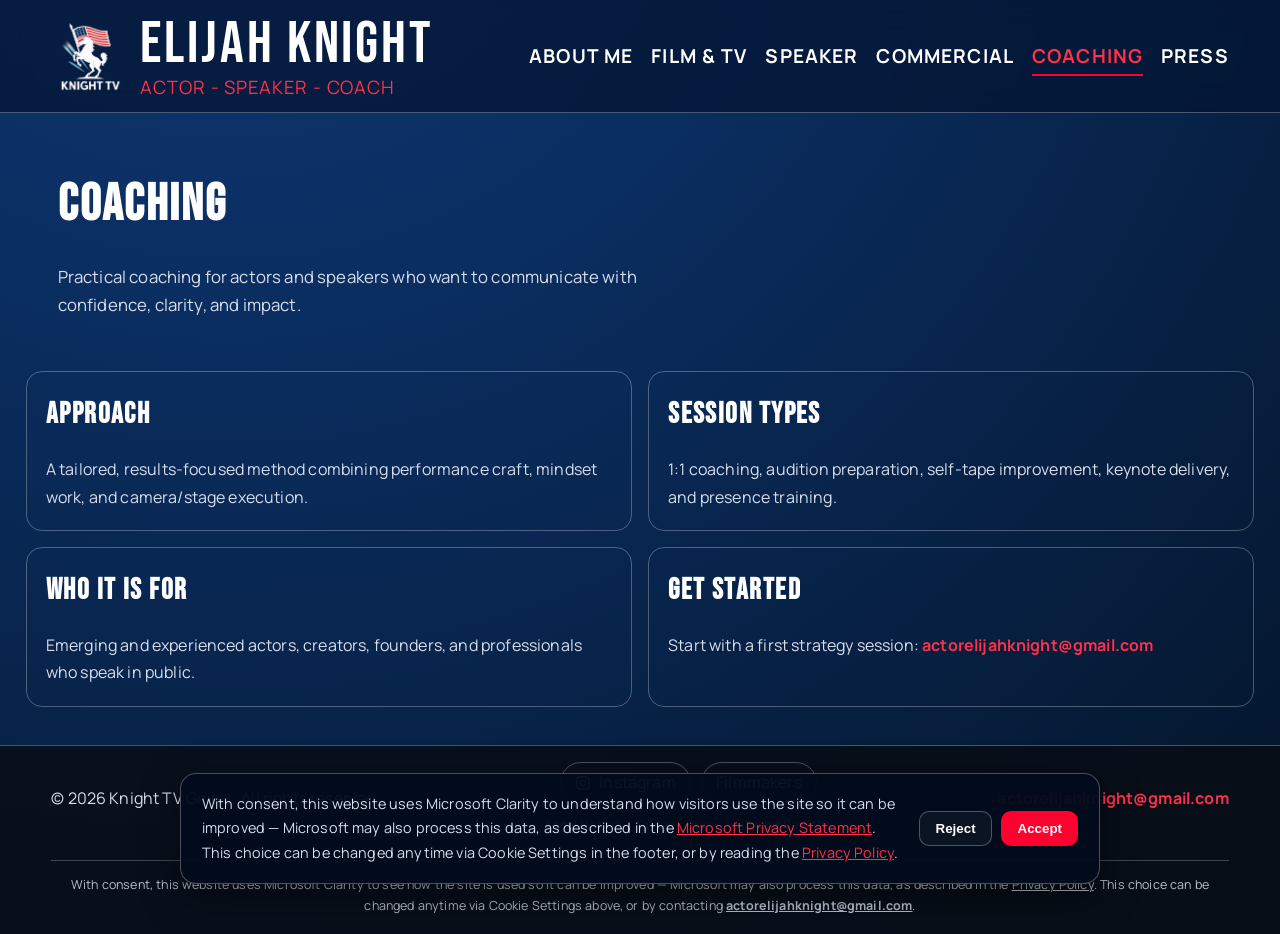
<file: coaching.html>
<!doctype html>
<html lang="en">
  <head>
    <meta charset="UTF-8" />
    <meta name="viewport" content="width=device-width, initial-scale=1.0" />
    <title>Coaching | Elijah Knight</title>
    <meta name="description" content="Acting and performance coaching with Elijah Knight." />
    <link rel="icon" type="image/png" href="assets/FavIcon.png" />
    <link rel="stylesheet" href="styles.css" />
  </head>
  <body class="mobile-center-title">
    <header class="site-header">
      <div class="header-inner">
        <a class="brand" href="index.html">
          <img class="brand-logo" src="assets/KnightTVwhiteTransparent.png" alt="Elijah Knight logo" />
          <span class="brand-text">
            <span class="brand-title">Elijah Knight</span>
            <span class="brand-subtitle">Actor - Speaker - Coach</span>
          </span>
        </a>
        <button class="menu-toggle" type="button" aria-label="Toggle menu" aria-expanded="false" data-menu-toggle>
          <span></span><span></span><span></span>
        </button>
        <nav class="main-nav" aria-label="Main navigation" data-main-nav>
          <ul class="nav-list">
            <li><a class="nav-link" href="about.html">About Me</a></li>
            <li class="nav-item has-submenu">
              <a class="nav-link" href="reels.html">Film &amp; TV</a>
              <ul class="subnav">
                <li><a class="nav-link subnav-link" href="reels.html">Reels</a></li>
                <li><a class="nav-link subnav-link" href="films-tv-shows.html">Films &amp; TV Shows</a></li>
                <li><a class="nav-link subnav-link" href="in-production.html">In Production</a></li>
              </ul>
            </li>
            <li><a class="nav-link" href="speaker.html">Speaker</a></li>
            <li><a class="nav-link" href="commercial.html">Commercial</a></li>
            <li><a class="nav-link" href="coaching.html">Coaching</a></li>
            <li><a class="nav-link" href="press.html">Press</a></li>
          </ul>
        </nav>
      </div>
    </header>

    <main>
      <section class="page-hero plain-hero">
        <h1>Coaching</h1>
        <p>
          Practical coaching for actors and speakers who want to communicate with confidence, clarity, and impact.
        </p>
      </section>

      <section class="sections-grid" aria-label="Coaching details">
        <article class="section-card">
          <h2>Approach</h2>
          <p>
            A tailored, results-focused method combining performance craft, mindset work, and camera/stage execution.
          </p>
        </article>
        <article class="section-card">
          <h2>Session Types</h2>
          <p>1:1 coaching, audition preparation, self-tape improvement, keynote delivery, and presence training.</p>
        </article>
        <article class="section-card">
          <h2>Who It Is For</h2>
          <p>Emerging and experienced actors, creators, founders, and professionals who speak in public.</p>
        </article>
        <article class="section-card">
          <h2>Get Started</h2>
          <p>
            Start with a first strategy session: <a class="footer-email" href="mailto:actorelijahknight@gmail.com">actorelijahknight@gmail.com</a>
          </p>
        </article>
      </section>
    </main>

    <footer class="site-footer">
      <div class="footer-inner">
        <p>© <span id="year">2026</span> Knight TV GmbH.<span class="footer-rights-block">All rights reserved.</span></p>
        <div class="footer-center">
          <div class="footer-links">
            <a class="social-link" href="https://www.instagram.com/p/DXJRO6wuVqD/" target="_blank" rel="noopener noreferrer">
              <svg viewBox="0 0 24 24" aria-hidden="true"><path d="M7.75 2h8.5A5.76 5.76 0 0 1 22 7.75v8.5A5.76 5.76 0 0 1 16.25 22h-8.5A5.76 5.76 0 0 1 2 16.25v-8.5A5.76 5.76 0 0 1 7.75 2Zm0 1.8A3.96 3.96 0 0 0 3.8 7.75v8.5a3.96 3.96 0 0 0 3.95 3.95h8.5a3.96 3.96 0 0 0 3.95-3.95v-8.5a3.96 3.96 0 0 0-3.95-3.95h-8.5Zm8.96 1.42a1.08 1.08 0 1 1 0 2.16 1.08 1.08 0 0 1 0-2.16ZM12 7a5 5 0 1 1 0 10 5 5 0 0 1 0-10Zm0 1.8a3.2 3.2 0 1 0 0 6.4 3.2 3.2 0 0 0 0-6.4Z"/></svg>
              Instagram
            </a>
            <a class="social-link" href="https://www.filmmakers.eu/en/actors/elijah-knight" target="_blank" rel="noopener noreferrer">Filmmakers</a>
          </div>
          <div class="footer-legal">
            <a href="legal-notice.html">Legal Notice</a>
            <span aria-hidden="true">·</span>
            <a href="privacy-policy.html">Privacy Policy</a>
            <span aria-hidden="true">·</span>
            <button type="button" class="footer-legal-btn" data-cookie-settings>Cookie Settings</button>
          </div>
        </div>
        <a class="footer-email" href="mailto:actorelijahknight@gmail.com">actorelijahknight@gmail.com</a>
      </div>
      <p class="footer-cookie-note">
        With consent, this website uses Microsoft Clarity to see how the site is used so it can be improved —
        Microsoft may also process this data, as described in the
        <a href="privacy-policy.html">Privacy Policy</a>. This choice can be changed anytime via Cookie Settings
        above, or by contacting
        <a class="footer-email" href="mailto:actorelijahknight@gmail.com">actorelijahknight@gmail.com</a>.
      </p>
    </footer>

    <div class="cookie-banner" id="cookie-banner" role="dialog" aria-live="polite" aria-label="Cookie consent" hidden>
      <div class="cookie-banner-inner">
        <p class="cookie-banner-text">
          With consent, this website uses Microsoft Clarity to understand how visitors use the site so it can be
          improved — Microsoft may also process this data, as described in the
          <a href="https://privacy.microsoft.com/en-us/privacystatement" target="_blank" rel="noopener noreferrer">Microsoft Privacy Statement</a>.
          This choice can be changed anytime via Cookie Settings in the footer, or by reading the
          <a href="privacy-policy.html">Privacy Policy</a>.
        </p>
        <div class="cookie-banner-actions">
          <button type="button" class="btn" data-cookie-reject>Reject</button>
          <button type="button" class="btn btn-primary" data-cookie-accept>Accept</button>
        </div>
      </div>
    </div>

    <script src="script.js"></script>
    <script>
      var yearNode = document.getElementById("year");
      if (yearNode) yearNode.textContent = String(new Date().getFullYear());
    </script>
  </body>
</html>
</file>
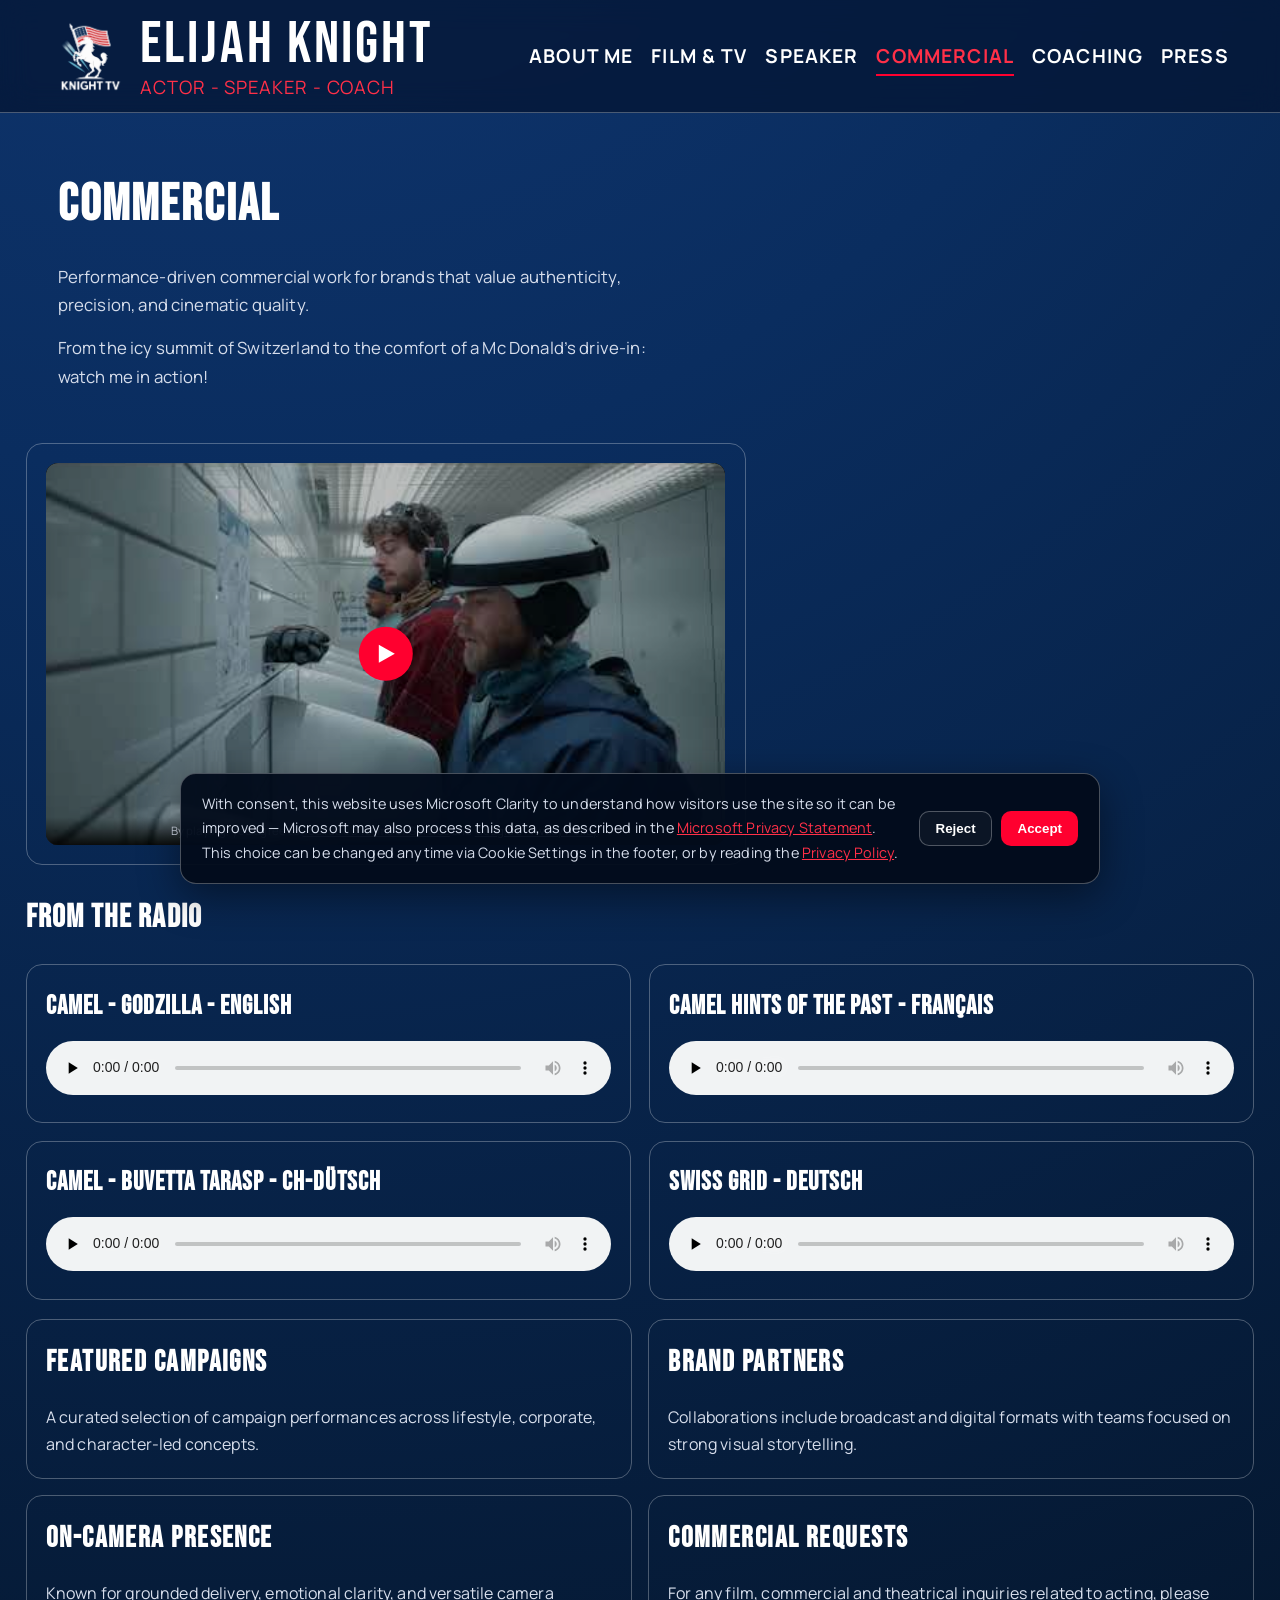
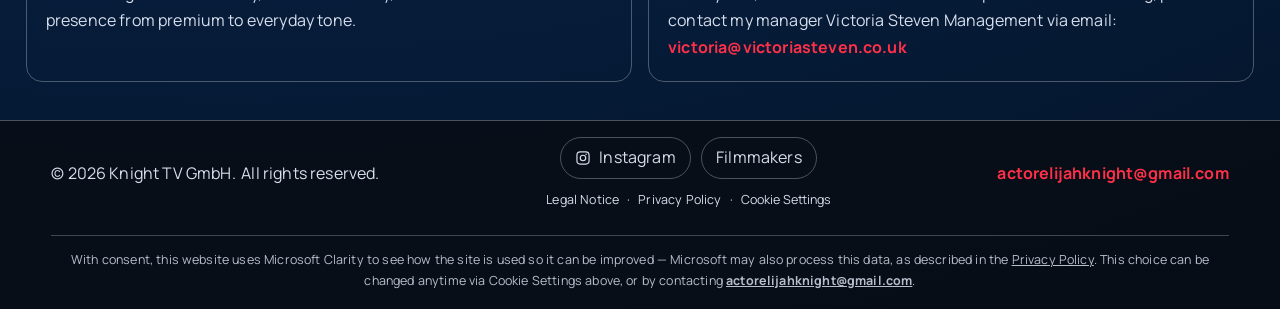
<file: commercial.html>
<!doctype html>
<html lang="en">
  <head>
    <meta charset="UTF-8" />
    <meta name="viewport" content="width=device-width, initial-scale=1.0" />
    <title>Commercial | Elijah Knight</title>
    <meta name="description" content="Commercial work and brand collaborations." />
    <link rel="icon" type="image/png" href="assets/FavIcon.png" />
    <link rel="stylesheet" href="styles.css" />
  </head>
  <body class="mobile-center-title">
    <header class="site-header">
      <div class="header-inner">
        <a class="brand" href="index.html">
          <img class="brand-logo" src="assets/KnightTVwhiteTransparent.png" alt="Elijah Knight logo" />
          <span class="brand-text">
            <span class="brand-title">Elijah Knight</span>
            <span class="brand-subtitle">Actor - Speaker - Coach</span>
          </span>
        </a>
        <button class="menu-toggle" type="button" aria-label="Toggle menu" aria-expanded="false" data-menu-toggle>
          <span></span><span></span><span></span>
        </button>
        <nav class="main-nav" aria-label="Main navigation" data-main-nav>
          <ul class="nav-list">
            <li><a class="nav-link" href="about.html">About Me</a></li>
            <li class="nav-item has-submenu">
              <a class="nav-link" href="reels.html">Film &amp; TV</a>
              <ul class="subnav">
                <li><a class="nav-link subnav-link" href="reels.html">Reels</a></li>
                <li><a class="nav-link subnav-link" href="films-tv-shows.html">Films &amp; TV Shows</a></li>
                <li><a class="nav-link subnav-link" href="in-production.html">In Production</a></li>
              </ul>
            </li>
            <li><a class="nav-link" href="speaker.html">Speaker</a></li>
            <li><a class="nav-link" href="commercial.html">Commercial</a></li>
            <li><a class="nav-link" href="coaching.html">Coaching</a></li>
            <li><a class="nav-link" href="press.html">Press</a></li>
          </ul>
        </nav>
      </div>
    </header>

    <main>
      <section class="page-hero plain-hero">
        <h1>Commercial</h1>
        <p>
          Performance-driven commercial work for brands that value authenticity, precision, and cinematic quality.
        </p>
        <p>
          From the icy summit of Switzerland to the comfort of a Mc Donald&rsquo;s drive-in:<br />
          watch me in action!
        </p>
      </section>

      <section class="video-single" aria-label="Commercial video">
        <article class="video-card">
          <div class="video-card-frame">
            <button
              class="video-facade"
              type="button"
              data-video-facade
              data-video-src="https://www.youtube-nocookie.com/embed/yrjtbsM8TzM?autoplay=1&mute=1&loop=1&playlist=yrjtbsM8TzM&controls=1&modestbranding=1&rel=0&playsinline=1"
              data-video-title="Commercial reel"
              aria-label="Play video: Commercial reel"
            >
              <img src="assets/video-thumbs/yrjtbsM8TzM.jpg" alt="" loading="lazy" />
              <span class="video-facade-play" aria-hidden="true"></span>
            </button>
            <div class="video-facade-consent">
              By playing, you agree to
              <a href="https://www.youtube.com/t/terms" target="_blank" rel="noopener noreferrer">YouTube's Terms of Service</a>
              and
              <a href="https://policies.google.com/privacy" target="_blank" rel="noopener noreferrer">Google's Privacy Policy</a>.
            </div>
          </div>
        </article>
      </section>

      <h2 class="section-heading">From the Radio</h2>
      <section class="audio-grid" aria-label="Commercial voice-over work">
        <article class="audio-card">
          <h2>Camel - Godzilla - English</h2>
          <audio controls preload="none">
            <source src="assets/audio content/CH-DE Camel-Attisholz Areal.mp3" type="audio/mpeg" />
          </audio>
        </article>

        <article class="audio-card">
          <h2>Camel Hints of the Past - Français</h2>
          <audio controls preload="none">
            <source src="assets/audio content/FR Camel - La Claustra.mp3" type="audio/mpeg" />
          </audio>
        </article>

        <article class="audio-card">
          <h2>Camel - Buvetta Tarasp - CH-Dütsch</h2>
          <audio controls preload="none">
            <source src="assets/audio content/CH-DE Camel-Buvetta Tarasp.mp3" type="audio/mpeg" />
          </audio>
        </article>

        <article class="audio-card">
          <h2>Swiss Grid - Deutsch</h2>
          <audio controls preload="none">
            <source src="assets/audio content/DE Swissgrid Voice-Over.mp3" type="audio/mpeg" />
          </audio>
        </article>
      </section>

      <section class="sections-grid" aria-label="Commercial details">
        <article class="section-card">
          <h2>Featured Campaigns</h2>
          <p>
            A curated selection of campaign performances across lifestyle, corporate, and character-led concepts.
          </p>
        </article>
        <article class="section-card">
          <h2>Brand Partners</h2>
          <p>
            Collaborations include broadcast and digital formats with teams focused on strong visual storytelling.
          </p>
        </article>
        <article class="section-card">
          <h2>On-Camera Presence</h2>
          <p>
            Known for grounded delivery, emotional clarity, and versatile camera presence from premium to everyday tone.
          </p>
        </article>
        <article class="section-card">
          <h2>Commercial Requests</h2>
                    <p>
            For any film, commercial and theatrical inquiries related to acting, please contact my manager Victoria Steven Management via email: <a class="footer-email" href="mailto:victoria@victoriasteven.co.uk">victoria@victoriasteven.co.uk</a>
          </p>
        </article>
      </section>
    </main>

    <footer class="site-footer">
      <div class="footer-inner">
        <p>© <span id="year">2026</span> Knight TV GmbH.<span class="footer-rights-block">All rights reserved.</span></p>
        <div class="footer-center">
          <div class="footer-links">
            <a class="social-link" href="https://www.instagram.com/p/DXJRO6wuVqD/" target="_blank" rel="noopener noreferrer">
              <svg viewBox="0 0 24 24" aria-hidden="true"><path d="M7.75 2h8.5A5.76 5.76 0 0 1 22 7.75v8.5A5.76 5.76 0 0 1 16.25 22h-8.5A5.76 5.76 0 0 1 2 16.25v-8.5A5.76 5.76 0 0 1 7.75 2Zm0 1.8A3.96 3.96 0 0 0 3.8 7.75v8.5a3.96 3.96 0 0 0 3.95 3.95h8.5a3.96 3.96 0 0 0 3.95-3.95v-8.5a3.96 3.96 0 0 0-3.95-3.95h-8.5Zm8.96 1.42a1.08 1.08 0 1 1 0 2.16 1.08 1.08 0 0 1 0-2.16ZM12 7a5 5 0 1 1 0 10 5 5 0 0 1 0-10Zm0 1.8a3.2 3.2 0 1 0 0 6.4 3.2 3.2 0 0 0 0-6.4Z"/></svg>
              Instagram
            </a>
            <a class="social-link" href="https://www.filmmakers.eu/en/actors/elijah-knight" target="_blank" rel="noopener noreferrer">Filmmakers</a>
          </div>
          <div class="footer-legal">
            <a href="legal-notice.html">Legal Notice</a>
            <span aria-hidden="true">·</span>
            <a href="privacy-policy.html">Privacy Policy</a>
            <span aria-hidden="true">·</span>
            <button type="button" class="footer-legal-btn" data-cookie-settings>Cookie Settings</button>
          </div>
        </div>
        <a class="footer-email" href="mailto:actorelijahknight@gmail.com">actorelijahknight@gmail.com</a>
      </div>
      <p class="footer-cookie-note">
        With consent, this website uses Microsoft Clarity to see how the site is used so it can be improved —
        Microsoft may also process this data, as described in the
        <a href="privacy-policy.html">Privacy Policy</a>. This choice can be changed anytime via Cookie Settings
        above, or by contacting
        <a class="footer-email" href="mailto:actorelijahknight@gmail.com">actorelijahknight@gmail.com</a>.
      </p>
    </footer>

    <div class="cookie-banner" id="cookie-banner" role="dialog" aria-live="polite" aria-label="Cookie consent" hidden>
      <div class="cookie-banner-inner">
        <p class="cookie-banner-text">
          With consent, this website uses Microsoft Clarity to understand how visitors use the site so it can be
          improved — Microsoft may also process this data, as described in the
          <a href="https://privacy.microsoft.com/en-us/privacystatement" target="_blank" rel="noopener noreferrer">Microsoft Privacy Statement</a>.
          This choice can be changed anytime via Cookie Settings in the footer, or by reading the
          <a href="privacy-policy.html">Privacy Policy</a>.
        </p>
        <div class="cookie-banner-actions">
          <button type="button" class="btn" data-cookie-reject>Reject</button>
          <button type="button" class="btn btn-primary" data-cookie-accept>Accept</button>
        </div>
      </div>
    </div>

    <script src="script.js"></script>
    <script>
      var yearNode = document.getElementById("year");
      if (yearNode) yearNode.textContent = String(new Date().getFullYear());
    </script>
  </body>
</html>
</file>
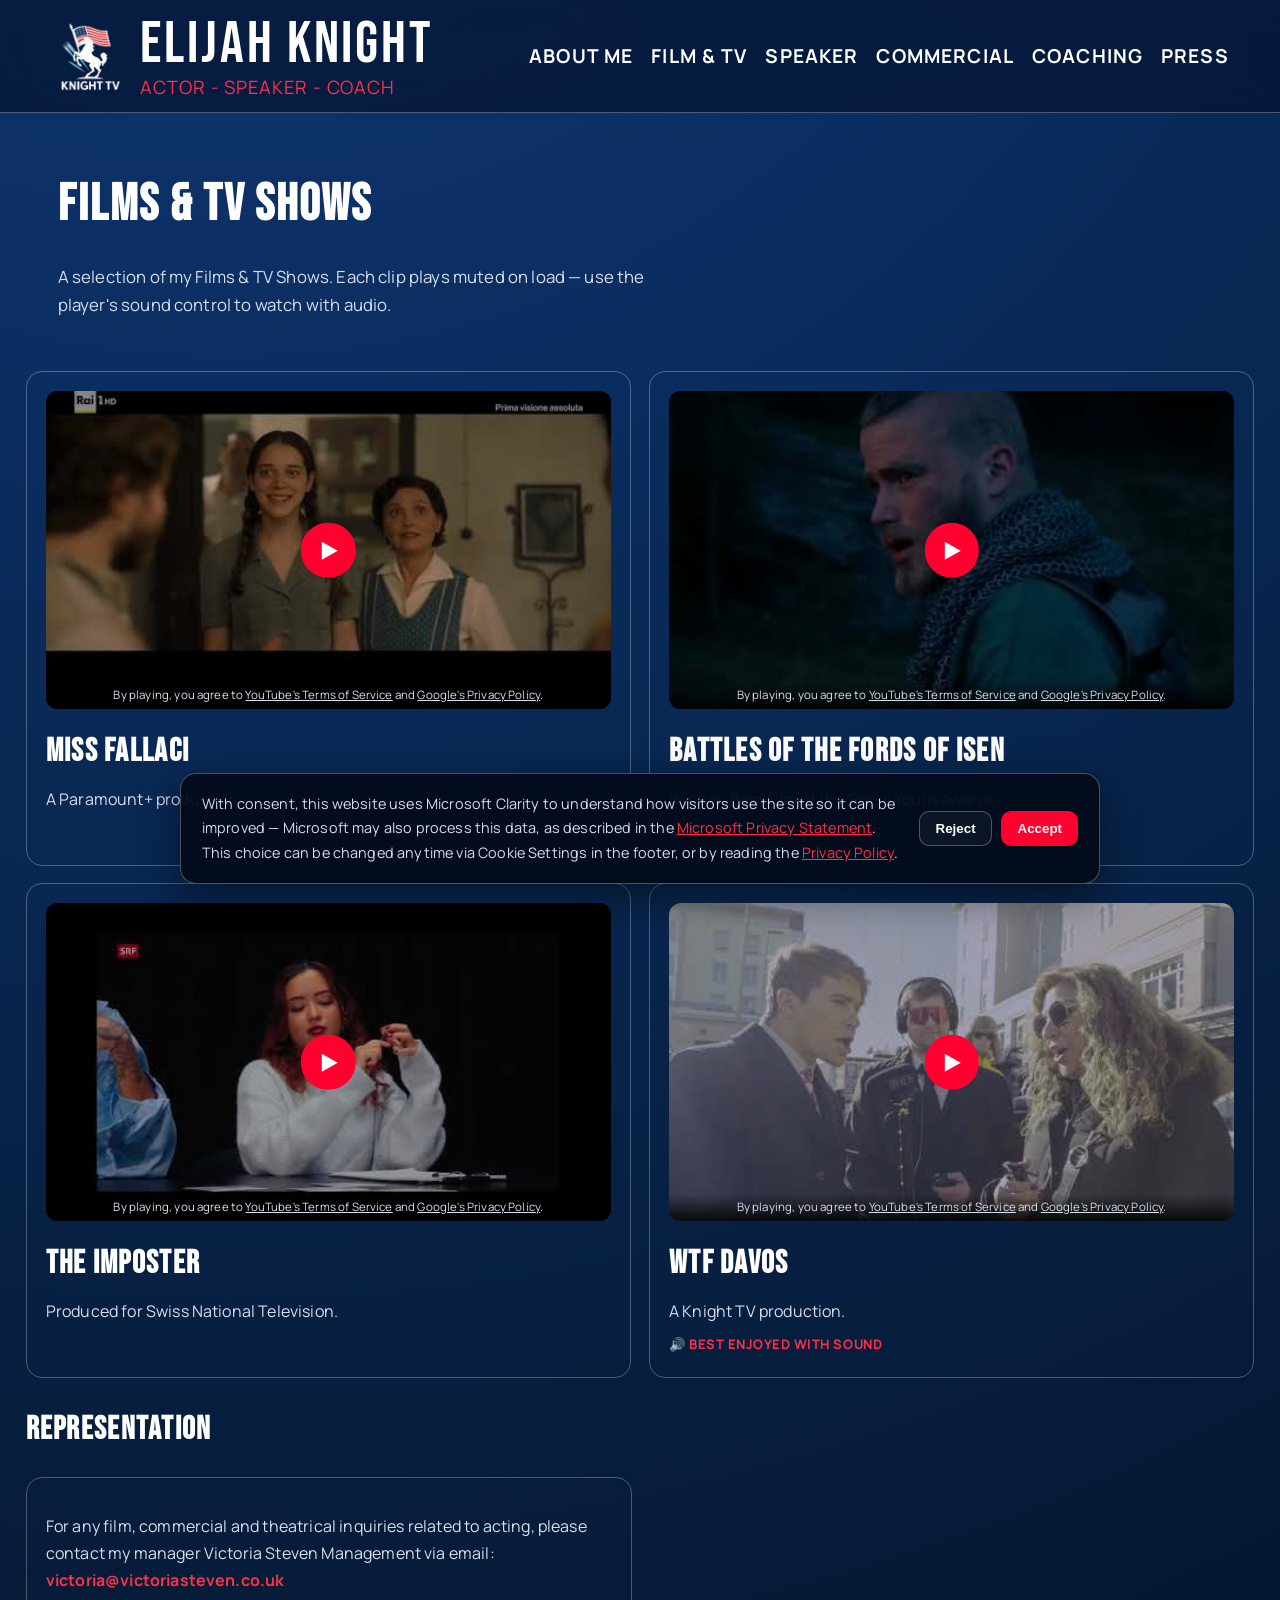
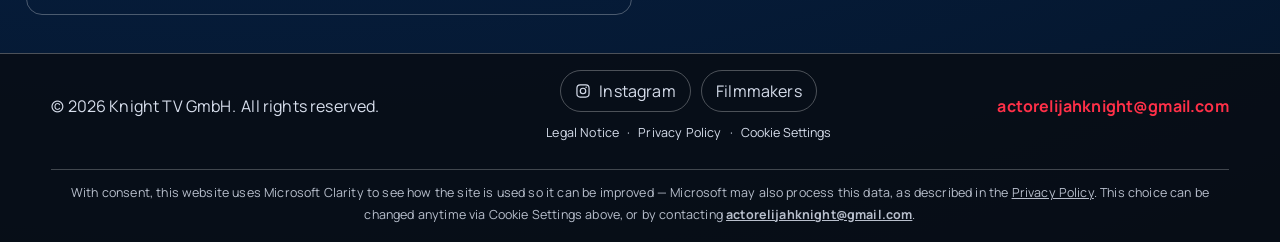
<file: films-tv-shows.html>
<!doctype html>
<html lang="en">
  <head>
    <meta charset="UTF-8" />
    <meta name="viewport" content="width=device-width, initial-scale=1.0" />
    <title>Films &amp; TV Shows | Elijah Knight</title>
    <meta name="description" content="A selection of feature films and TV shows featuring Elijah Knight." />
    <link rel="icon" type="image/png" href="assets/FavIcon.png" />
    <link rel="stylesheet" href="styles.css" />
  </head>
  <body class="mobile-center-title">
    <header class="site-header">
      <div class="header-inner">
        <a class="brand" href="index.html">
          <img class="brand-logo" src="assets/KnightTVwhiteTransparent.png" alt="Elijah Knight logo" />
          <span class="brand-text">
            <span class="brand-title">Elijah Knight</span>
            <span class="brand-subtitle">Actor - Speaker - Coach</span>
          </span>
        </a>
        <button class="menu-toggle" type="button" aria-label="Toggle menu" aria-expanded="false" data-menu-toggle>
          <span></span><span></span><span></span>
        </button>
        <nav class="main-nav" aria-label="Main navigation" data-main-nav>
          <ul class="nav-list">
            <li><a class="nav-link" href="about.html">About Me</a></li>
            <li class="nav-item has-submenu">
              <a class="nav-link" href="reels.html">Film &amp; TV</a>
              <ul class="subnav">
                <li><a class="nav-link subnav-link" href="reels.html">Reels</a></li>
                <li><a class="nav-link subnav-link" href="films-tv-shows.html">Films &amp; TV Shows</a></li>
                <li><a class="nav-link subnav-link" href="in-production.html">In Production</a></li>
              </ul>
            </li>
            <li><a class="nav-link" href="speaker.html">Speaker</a></li>
            <li><a class="nav-link" href="commercial.html">Commercial</a></li>
            <li><a class="nav-link" href="coaching.html">Coaching</a></li>
            <li><a class="nav-link" href="press.html">Press</a></li>
          </ul>
        </nav>
      </div>
    </header>

    <main>
      <section class="page-hero plain-hero">
        <h1>Films &amp; TV Shows</h1>
        <p>
          A selection of my Films &amp; TV Shows. Each clip plays muted on load — use the player's sound control to
          watch with audio.
        </p>
      </section>

      <section class="video-grid" aria-label="Films and TV shows">
        <article class="video-card">
          <div class="video-card-frame">
            <button
              class="video-facade"
              type="button"
              data-video-facade
              data-video-src="https://www.youtube-nocookie.com/embed/zDOHcIF-TZ8?autoplay=1&mute=1&loop=1&playlist=zDOHcIF-TZ8&controls=1&modestbranding=1&rel=0&playsinline=1"
              data-video-title="Miss Fallaci"
              aria-label="Play video: Miss Fallaci"
            >
              <img src="assets/video-thumbs/zDOHcIF-TZ8.jpg" alt="" loading="lazy" />
              <span class="video-facade-play" aria-hidden="true"></span>
            </button>
            <div class="video-facade-consent">
              By playing, you agree to
              <a href="https://www.youtube.com/t/terms" target="_blank" rel="noopener noreferrer">YouTube's Terms of Service</a>
              and
              <a href="https://policies.google.com/privacy" target="_blank" rel="noopener noreferrer">Google's Privacy Policy</a>.
            </div>
          </div>
          <h2>Miss Fallaci</h2>
          <p>A Paramount+ production.</p>
        </article>

        <article class="video-card">
          <div class="video-card-frame">
            <button
              class="video-facade"
              type="button"
              data-video-facade
              data-video-src="https://www.youtube-nocookie.com/embed/-ggAwuTdzdM?autoplay=1&mute=1&loop=1&playlist=-ggAwuTdzdM&controls=1&modestbranding=1&rel=0&playsinline=1"
              data-video-title="Battles of the Fords of Isen"
              aria-label="Play video: Battles of the Fords of Isen"
            >
              <img src="assets/video-thumbs/-ggAwuTdzdM.jpg" alt="" loading="lazy" />
              <span class="video-facade-play" aria-hidden="true"></span>
            </button>
            <div class="video-facade-consent">
              By playing, you agree to
              <a href="https://www.youtube.com/t/terms" target="_blank" rel="noopener noreferrer">YouTube's Terms of Service</a>
              and
              <a href="https://policies.google.com/privacy" target="_blank" rel="noopener noreferrer">Google's Privacy Policy</a>.
            </div>
          </div>
          <h2>Battles of the Fords of Isen</h2>
          <p>Winner, Best Film at the Swiss Youth Awards.</p>
          <span class="video-card-note">🔊 Best enjoyed with sound</span>
        </article>

        <article class="video-card">
          <div class="video-card-frame">
            <button
              class="video-facade"
              type="button"
              data-video-facade
              data-video-src="https://www.youtube-nocookie.com/embed/7TFqwYt9kiE?autoplay=1&mute=1&loop=1&playlist=7TFqwYt9kiE&controls=1&modestbranding=1&rel=0&playsinline=1"
              data-video-title="The Imposter"
              aria-label="Play video: The Imposter"
            >
              <img src="assets/video-thumbs/7TFqwYt9kiE.jpg" alt="" loading="lazy" />
              <span class="video-facade-play" aria-hidden="true"></span>
            </button>
            <div class="video-facade-consent">
              By playing, you agree to
              <a href="https://www.youtube.com/t/terms" target="_blank" rel="noopener noreferrer">YouTube's Terms of Service</a>
              and
              <a href="https://policies.google.com/privacy" target="_blank" rel="noopener noreferrer">Google's Privacy Policy</a>.
            </div>
          </div>
          <h2>The Imposter</h2>
          <p>Produced for Swiss National Television.</p>
        </article>

        <article class="video-card">
          <div class="video-card-frame">
            <button
              class="video-facade"
              type="button"
              data-video-facade
              data-video-src="https://www.youtube-nocookie.com/embed/VSInBic8s9s?autoplay=1&mute=1&loop=1&playlist=VSInBic8s9s&controls=1&modestbranding=1&rel=0&playsinline=1"
              data-video-title="WTF Davos"
              aria-label="Play video: WTF Davos"
            >
              <img src="assets/video-thumbs/VSInBic8s9s.jpg" alt="" loading="lazy" />
              <span class="video-facade-play" aria-hidden="true"></span>
            </button>
            <div class="video-facade-consent">
              By playing, you agree to
              <a href="https://www.youtube.com/t/terms" target="_blank" rel="noopener noreferrer">YouTube's Terms of Service</a>
              and
              <a href="https://policies.google.com/privacy" target="_blank" rel="noopener noreferrer">Google's Privacy Policy</a>.
            </div>
          </div>
          <h2>WTF Davos</h2>
          <p>A Knight TV production.</p>
          <span class="video-card-note">🔊 Best enjoyed with sound</span>
        </article>
      </section>

      <h2 class="section-heading">Representation</h2>
      <section class="sections-grid" aria-label="Representation contact">
        <article class="section-card">
          <p>
            For any film, commercial and theatrical inquiries related to acting, please contact my manager Victoria Steven Management via email: <a class="footer-email" href="mailto:victoria@victoriasteven.co.uk">victoria@victoriasteven.co.uk</a>
          </p>
        </article>
      </section>
    </main>

    <footer class="site-footer">
      <div class="footer-inner">
        <p>© <span id="year">2026</span> Knight TV GmbH.<span class="footer-rights-block">All rights reserved.</span></p>
        <div class="footer-center">
          <div class="footer-links">
            <a class="social-link" href="https://www.instagram.com/p/DXJRO6wuVqD/" target="_blank" rel="noopener noreferrer">
              <svg viewBox="0 0 24 24" aria-hidden="true"><path d="M7.75 2h8.5A5.76 5.76 0 0 1 22 7.75v8.5A5.76 5.76 0 0 1 16.25 22h-8.5A5.76 5.76 0 0 1 2 16.25v-8.5A5.76 5.76 0 0 1 7.75 2Zm0 1.8A3.96 3.96 0 0 0 3.8 7.75v8.5a3.96 3.96 0 0 0 3.95 3.95h8.5a3.96 3.96 0 0 0 3.95-3.95v-8.5a3.96 3.96 0 0 0-3.95-3.95h-8.5Zm8.96 1.42a1.08 1.08 0 1 1 0 2.16 1.08 1.08 0 0 1 0-2.16ZM12 7a5 5 0 1 1 0 10 5 5 0 0 1 0-10Zm0 1.8a3.2 3.2 0 1 0 0 6.4 3.2 3.2 0 0 0 0-6.4Z"/></svg>
              Instagram
            </a>
            <a class="social-link" href="https://www.filmmakers.eu/en/actors/elijah-knight" target="_blank" rel="noopener noreferrer">Filmmakers</a>
          </div>
          <div class="footer-legal">
            <a href="legal-notice.html">Legal Notice</a>
            <span aria-hidden="true">·</span>
            <a href="privacy-policy.html">Privacy Policy</a>
            <span aria-hidden="true">·</span>
            <button type="button" class="footer-legal-btn" data-cookie-settings>Cookie Settings</button>
          </div>
        </div>
        <a class="footer-email" href="mailto:actorelijahknight@gmail.com">actorelijahknight@gmail.com</a>
      </div>
      <p class="footer-cookie-note">
        With consent, this website uses Microsoft Clarity to see how the site is used so it can be improved —
        Microsoft may also process this data, as described in the
        <a href="privacy-policy.html">Privacy Policy</a>. This choice can be changed anytime via Cookie Settings
        above, or by contacting
        <a class="footer-email" href="mailto:actorelijahknight@gmail.com">actorelijahknight@gmail.com</a>.
      </p>
    </footer>

    <div class="cookie-banner" id="cookie-banner" role="dialog" aria-live="polite" aria-label="Cookie consent" hidden>
      <div class="cookie-banner-inner">
        <p class="cookie-banner-text">
          With consent, this website uses Microsoft Clarity to understand how visitors use the site so it can be
          improved — Microsoft may also process this data, as described in the
          <a href="https://privacy.microsoft.com/en-us/privacystatement" target="_blank" rel="noopener noreferrer">Microsoft Privacy Statement</a>.
          This choice can be changed anytime via Cookie Settings in the footer, or by reading the
          <a href="privacy-policy.html">Privacy Policy</a>.
        </p>
        <div class="cookie-banner-actions">
          <button type="button" class="btn" data-cookie-reject>Reject</button>
          <button type="button" class="btn btn-primary" data-cookie-accept>Accept</button>
        </div>
      </div>
    </div>

    <script src="script.js"></script>
    <script>
      var yearNode = document.getElementById("year");
      if (yearNode) yearNode.textContent = String(new Date().getFullYear());
    </script>
  </body>
</html>
</file>
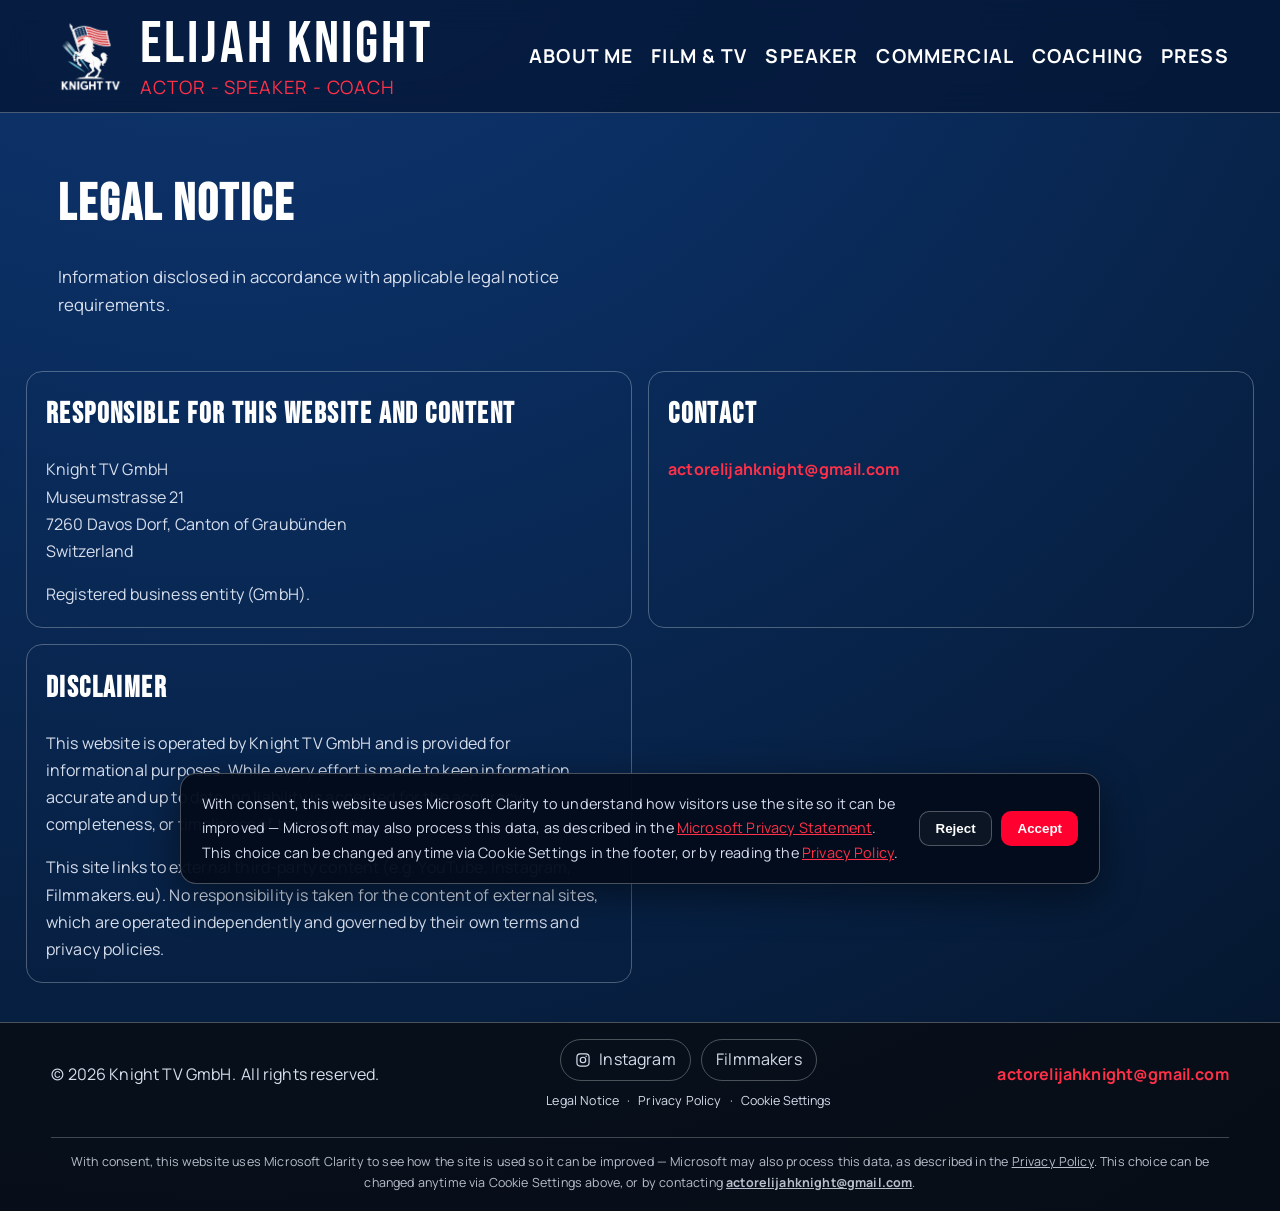
<file: legal-notice.html>
<!doctype html>
<html lang="en">
  <head>
    <meta charset="UTF-8" />
    <meta name="viewport" content="width=device-width, initial-scale=1.0" />
    <title>Legal Notice | Elijah Knight</title>
    <meta name="description" content="Legal notice / imprint for the official website of Elijah Knight." />
    <link rel="icon" type="image/png" href="assets/FavIcon.png" />
    <link rel="stylesheet" href="styles.css" />
  </head>
  <body class="mobile-center-title">
    <header class="site-header">
      <div class="header-inner">
        <a class="brand" href="index.html">
          <img class="brand-logo" src="assets/KnightTVwhiteTransparent.png" alt="Elijah Knight logo" />
          <span class="brand-text">
            <span class="brand-title">Elijah Knight</span>
            <span class="brand-subtitle">Actor - Speaker - Coach</span>
          </span>
        </a>
        <button class="menu-toggle" type="button" aria-label="Toggle menu" aria-expanded="false" data-menu-toggle>
          <span></span><span></span><span></span>
        </button>
        <nav class="main-nav" aria-label="Main navigation" data-main-nav>
          <ul class="nav-list">
            <li><a class="nav-link" href="about.html">About Me</a></li>
            <li class="nav-item has-submenu">
              <a class="nav-link" href="reels.html">Film &amp; TV</a>
              <ul class="subnav">
                <li><a class="nav-link subnav-link" href="reels.html">Reels</a></li>
                <li><a class="nav-link subnav-link" href="films-tv-shows.html">Films &amp; TV Shows</a></li>
                <li><a class="nav-link subnav-link" href="in-production.html">In Production</a></li>
              </ul>
            </li>
            <li><a class="nav-link" href="speaker.html">Speaker</a></li>
            <li><a class="nav-link" href="commercial.html">Commercial</a></li>
            <li><a class="nav-link" href="coaching.html">Coaching</a></li>
            <li><a class="nav-link" href="press.html">Press</a></li>
          </ul>
        </nav>
      </div>
    </header>

    <main>
      <section class="page-hero plain-hero">
        <h1>Legal Notice</h1>
        <p>Information disclosed in accordance with applicable legal notice requirements.</p>
      </section>

      <section class="sections-grid" aria-label="Legal notice details">
        <article class="section-card">
          <h2>Responsible for this website and content</h2>
          <p>
            Knight TV GmbH<br />
            Museumstrasse 21<br />
            7260 Davos Dorf, Canton of Graubünden<br />
            Switzerland
          </p>
          <p>Registered business entity (GmbH).</p>
        </article>

        <article class="section-card">
          <h2>Contact</h2>
          <p><a class="footer-email" href="mailto:actorelijahknight@gmail.com">actorelijahknight@gmail.com</a></p>
        </article>

        <article class="section-card">
          <h2>Disclaimer</h2>
          <p>
            This website is operated by Knight TV GmbH and is provided for informational purposes. While every
            effort is made to keep information accurate and up to date, no liability is accepted for the accuracy,
            completeness, or timeliness of the content.
          </p>
          <p>
            This site links to external third-party content (e.g. YouTube, Instagram, Filmmakers.eu). No
            responsibility is taken for the content of external sites, which are operated independently and governed
            by their own terms and privacy policies.
          </p>
        </article>
      </section>
    </main>

    <footer class="site-footer">
      <div class="footer-inner">
        <p>© <span id="year">2026</span> Knight TV GmbH.<span class="footer-rights-block">All rights reserved.</span></p>
        <div class="footer-center">
          <div class="footer-links">
            <a class="social-link" href="https://www.instagram.com/p/DXJRO6wuVqD/" target="_blank" rel="noopener noreferrer">
              <svg viewBox="0 0 24 24" aria-hidden="true"><path d="M7.75 2h8.5A5.76 5.76 0 0 1 22 7.75v8.5A5.76 5.76 0 0 1 16.25 22h-8.5A5.76 5.76 0 0 1 2 16.25v-8.5A5.76 5.76 0 0 1 7.75 2Zm0 1.8A3.96 3.96 0 0 0 3.8 7.75v8.5a3.96 3.96 0 0 0 3.95 3.95h8.5a3.96 3.96 0 0 0 3.95-3.95v-8.5a3.96 3.96 0 0 0-3.95-3.95h-8.5Zm8.96 1.42a1.08 1.08 0 1 1 0 2.16 1.08 1.08 0 0 1 0-2.16ZM12 7a5 5 0 1 1 0 10 5 5 0 0 1 0-10Zm0 1.8a3.2 3.2 0 1 0 0 6.4 3.2 3.2 0 0 0 0-6.4Z"/></svg>
              Instagram
            </a>
            <a class="social-link" href="https://www.filmmakers.eu/en/actors/elijah-knight" target="_blank" rel="noopener noreferrer">Filmmakers</a>
          </div>
          <div class="footer-legal">
            <a href="legal-notice.html">Legal Notice</a>
            <span aria-hidden="true">·</span>
            <a href="privacy-policy.html">Privacy Policy</a>
            <span aria-hidden="true">·</span>
            <button type="button" class="footer-legal-btn" data-cookie-settings>Cookie Settings</button>
          </div>
        </div>
        <a class="footer-email" href="mailto:actorelijahknight@gmail.com">actorelijahknight@gmail.com</a>
      </div>
      <p class="footer-cookie-note">
        With consent, this website uses Microsoft Clarity to see how the site is used so it can be improved —
        Microsoft may also process this data, as described in the
        <a href="privacy-policy.html">Privacy Policy</a>. This choice can be changed anytime via Cookie Settings
        above, or by contacting
        <a class="footer-email" href="mailto:actorelijahknight@gmail.com">actorelijahknight@gmail.com</a>.
      </p>
    </footer>

    <div class="cookie-banner" id="cookie-banner" role="dialog" aria-live="polite" aria-label="Cookie consent" hidden>
      <div class="cookie-banner-inner">
        <p class="cookie-banner-text">
          With consent, this website uses Microsoft Clarity to understand how visitors use the site so it can be
          improved — Microsoft may also process this data, as described in the
          <a href="https://privacy.microsoft.com/en-us/privacystatement" target="_blank" rel="noopener noreferrer">Microsoft Privacy Statement</a>.
          This choice can be changed anytime via Cookie Settings in the footer, or by reading the
          <a href="privacy-policy.html">Privacy Policy</a>.
        </p>
        <div class="cookie-banner-actions">
          <button type="button" class="btn" data-cookie-reject>Reject</button>
          <button type="button" class="btn btn-primary" data-cookie-accept>Accept</button>
        </div>
      </div>
    </div>

    <script src="script.js"></script>
    <script>
      var yearNode = document.getElementById("year");
      if (yearNode) yearNode.textContent = String(new Date().getFullYear());
    </script>
  </body>
</html>
</file>
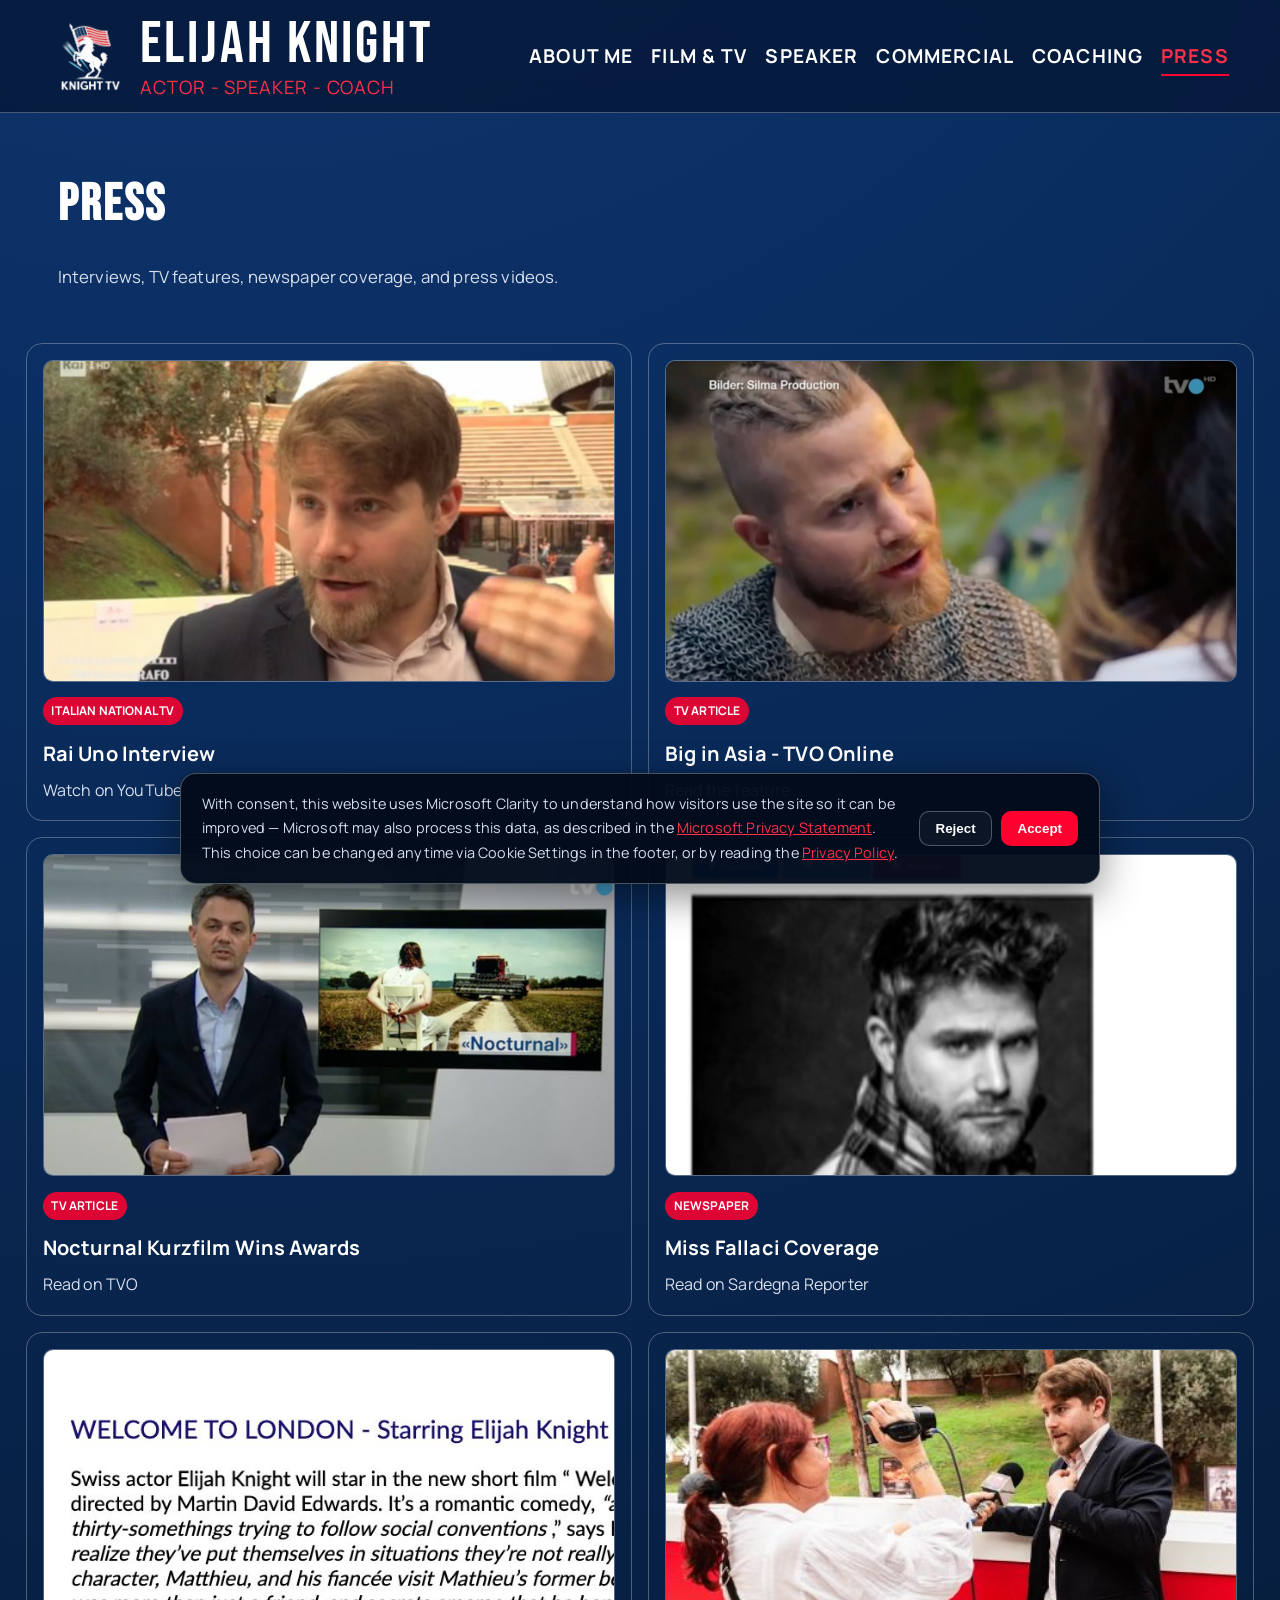
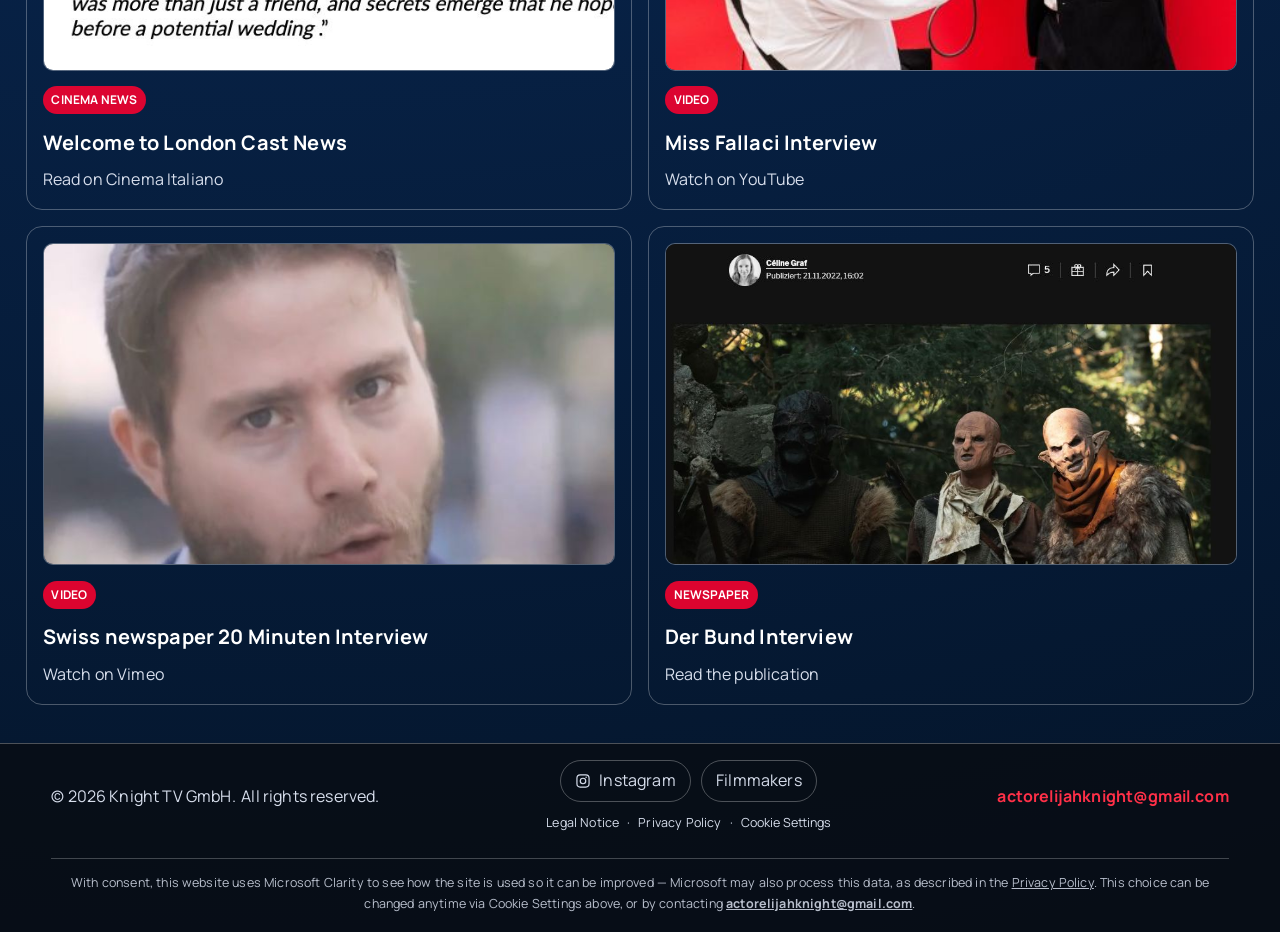
<file: press.html>
<!doctype html>
<html lang="en">
  <head>
    <meta charset="UTF-8" />
    <meta name="viewport" content="width=device-width, initial-scale=1.0" />
    <title>Press | Elijah Knight</title>
    <meta name="description" content="Press features and media resources." />
    <link rel="icon" type="image/png" href="assets/FavIcon.png" />
    <link rel="stylesheet" href="styles.css" />
  </head>
  <body class="mobile-center-title">
    <header class="site-header">
      <div class="header-inner">
        <a class="brand" href="index.html">
          <img class="brand-logo" src="assets/KnightTVwhiteTransparent.png" alt="Elijah Knight logo" />
          <span class="brand-text">
            <span class="brand-title">Elijah Knight</span>
            <span class="brand-subtitle">Actor - Speaker - Coach</span>
          </span>
        </a>
        <button class="menu-toggle" type="button" aria-label="Toggle menu" aria-expanded="false" data-menu-toggle>
          <span></span><span></span><span></span>
        </button>
        <nav class="main-nav" aria-label="Main navigation" data-main-nav>
          <ul class="nav-list">
            <li><a class="nav-link" href="about.html">About Me</a></li>
            <li class="nav-item has-submenu">
              <a class="nav-link" href="reels.html">Film &amp; TV</a>
              <ul class="subnav">
                <li><a class="nav-link subnav-link" href="reels.html">Reels</a></li>
                <li><a class="nav-link subnav-link" href="films-tv-shows.html">Films &amp; TV Shows</a></li>
                <li><a class="nav-link subnav-link" href="in-production.html">In Production</a></li>
              </ul>
            </li>
            <li><a class="nav-link" href="speaker.html">Speaker</a></li>
            <li><a class="nav-link" href="commercial.html">Commercial</a></li>
            <li><a class="nav-link" href="coaching.html">Coaching</a></li>
            <li><a class="nav-link" href="press.html">Press</a></li>
          </ul>
        </nav>
      </div>
    </header>

    <main>
      <section class="page-hero plain-hero">
        <h1>Press</h1>
        <p>
          Interviews, TV features, newspaper coverage, and press videos.
        </p>
      </section>

      <section class="press-grid" aria-label="Press links">
        <a class="press-tile press-video" href="https://www.youtube.com/watch?v=QNvrvsD59_Q&feature=youtu.be" target="_blank" rel="noopener noreferrer">
          <span class="press-thumb">
            <img src="assets/Press%20pictures/Rai%20Uno%20Interview.jpeg" alt="Rai Uno Interview" loading="lazy" />
          </span>
          <span class="press-type">Italian National TV</span>
          <h2>Rai Uno Interview</h2>
          <p>Watch on YouTube</p>
        </a>

        <a class="press-tile press-article" href="https://www.tvo-online.ch/aktuell/big-in-asia-der-hsg-absolvent-und-schauspieler-elijah-knight-ueber-seine-karriere-157148277" target="_blank" rel="noopener noreferrer">
          <span class="press-thumb">
            <img src="assets/Press%20pictures/Big%20in%20Asia.jpeg" alt="Big in Asia - TVO Online" loading="lazy" />
          </span>
          <span class="press-type">TV Article</span>
          <h2>Big in Asia - TVO Online</h2>
          <p>Read the feature</p>
        </a>

        <a class="press-tile press-article" href="https://www.tvo-online.ch/aktuell/nocturnal-kurzfilm-von-thurgauer-regisseur-raeumt-preise-ab-143549098" target="_blank" rel="noopener noreferrer">
          <span class="press-thumb">
            <img src="assets/Press%20pictures/Nocturnal.jpeg" alt="Nocturnal Kurzfilm Wins Awards" loading="lazy" />
          </span>
          <span class="press-type">TV Article</span>
          <h2>Nocturnal Kurzfilm Wins Awards</h2>
          <p>Read on TVO</p>
        </a>

        <a class="press-tile press-article" href="https://www.sardegnareporter.it/2024/10/elijah-knight-nella-serie-tv-miss-fallaci-oriana-era-uneroina/661518/" target="_blank" rel="noopener noreferrer">
          <span class="press-thumb">
            <img src="assets/Press%20pictures/miss%20fallaci%20coverage.jpeg" alt="Miss Fallaci Coverage" loading="lazy" />
          </span>
          <span class="press-type">Newspaper</span>
          <h2>Miss Fallaci Coverage</h2>
          <p>Read on Sardegna Reporter</p>
        </a>

        <a class="press-tile press-article" href="https://www.cinemaitaliano.info/news/80520/welcome-to-london-nel-cast-l-attore-elijah.html" target="_blank" rel="noopener noreferrer">
          <span class="press-thumb">
            <img src="assets/Press%20pictures/Welcome%20to%20London.jpeg" alt="Welcome to London Cast News" loading="lazy" />
          </span>
          <span class="press-type">Cinema News</span>
          <h2>Welcome to London Cast News</h2>
          <p>Read on Cinema Italiano</p>
        </a>

        <a class="press-tile press-video" href="https://www.youtube.com/watch?v=6yyJlmIRs8s" target="_blank" rel="noopener noreferrer">
          <span class="press-thumb">
            <img src="assets/Press%20pictures/Miss%20Fallaci%20Interview.jpeg" alt="Miss Fallaci Interview" loading="lazy" />
          </span>
          <span class="press-type">Video</span>
          <h2>Miss Fallaci Interview</h2>
          <p>Watch on YouTube</p>
        </a>

        <a class="press-tile press-video" href="https://vimeo.com/1052723801?share=copy" target="_blank" rel="noopener noreferrer">
          <span class="press-thumb">
            <img src="assets/Press%20pictures/Swiss%20Newspaper%2020%20Minuten.jpeg" alt="Swiss newspaper 20 Minuten Interview" loading="lazy" />
          </span>
          <span class="press-type">Video</span>
          <h2>Swiss newspaper 20 Minuten Interview</h2>
          <p>Watch on Vimeo</p>
        </a>

        <a class="press-tile press-article" href="https://www.derbund.ch/es-fuehlt-sich-an-als-haetten-wir-mittelerde-besucht-483056184710" target="_blank" rel="noopener noreferrer">
          <span class="press-thumb">
            <img src="assets/Press%20pictures/Der%20Bund.jpeg" alt="Der Bund Interview" loading="lazy" />
          </span>
          <span class="press-type">Newspaper</span>
          <h2>Der Bund Interview</h2>
          <p>Read the publication</p>
        </a>
      </section>
    </main>

    <footer class="site-footer">
      <div class="footer-inner">
        <p>© <span id="year">2026</span> Knight TV GmbH.<span class="footer-rights-block">All rights reserved.</span></p>
        <div class="footer-center">
          <div class="footer-links">
            <a class="social-link" href="https://www.instagram.com/p/DXJRO6wuVqD/" target="_blank" rel="noopener noreferrer">
              <svg viewBox="0 0 24 24" aria-hidden="true"><path d="M7.75 2h8.5A5.76 5.76 0 0 1 22 7.75v8.5A5.76 5.76 0 0 1 16.25 22h-8.5A5.76 5.76 0 0 1 2 16.25v-8.5A5.76 5.76 0 0 1 7.75 2Zm0 1.8A3.96 3.96 0 0 0 3.8 7.75v8.5a3.96 3.96 0 0 0 3.95 3.95h8.5a3.96 3.96 0 0 0 3.95-3.95v-8.5a3.96 3.96 0 0 0-3.95-3.95h-8.5Zm8.96 1.42a1.08 1.08 0 1 1 0 2.16 1.08 1.08 0 0 1 0-2.16ZM12 7a5 5 0 1 1 0 10 5 5 0 0 1 0-10Zm0 1.8a3.2 3.2 0 1 0 0 6.4 3.2 3.2 0 0 0 0-6.4Z"/></svg>
              Instagram
            </a>
            <a class="social-link" href="https://www.filmmakers.eu/en/actors/elijah-knight" target="_blank" rel="noopener noreferrer">Filmmakers</a>
          </div>
          <div class="footer-legal">
            <a href="legal-notice.html">Legal Notice</a>
            <span aria-hidden="true">·</span>
            <a href="privacy-policy.html">Privacy Policy</a>
            <span aria-hidden="true">·</span>
            <button type="button" class="footer-legal-btn" data-cookie-settings>Cookie Settings</button>
          </div>
        </div>
        <a class="footer-email" href="mailto:actorelijahknight@gmail.com">actorelijahknight@gmail.com</a>
      </div>
      <p class="footer-cookie-note">
        With consent, this website uses Microsoft Clarity to see how the site is used so it can be improved —
        Microsoft may also process this data, as described in the
        <a href="privacy-policy.html">Privacy Policy</a>. This choice can be changed anytime via Cookie Settings
        above, or by contacting
        <a class="footer-email" href="mailto:actorelijahknight@gmail.com">actorelijahknight@gmail.com</a>.
      </p>
    </footer>

    <div class="cookie-banner" id="cookie-banner" role="dialog" aria-live="polite" aria-label="Cookie consent" hidden>
      <div class="cookie-banner-inner">
        <p class="cookie-banner-text">
          With consent, this website uses Microsoft Clarity to understand how visitors use the site so it can be
          improved — Microsoft may also process this data, as described in the
          <a href="https://privacy.microsoft.com/en-us/privacystatement" target="_blank" rel="noopener noreferrer">Microsoft Privacy Statement</a>.
          This choice can be changed anytime via Cookie Settings in the footer, or by reading the
          <a href="privacy-policy.html">Privacy Policy</a>.
        </p>
        <div class="cookie-banner-actions">
          <button type="button" class="btn" data-cookie-reject>Reject</button>
          <button type="button" class="btn btn-primary" data-cookie-accept>Accept</button>
        </div>
      </div>
    </div>

    <script src="script.js"></script>
    <script>
      var yearNode = document.getElementById("year");
      if (yearNode) yearNode.textContent = String(new Date().getFullYear());
    </script>
  </body>
</html>
</file>
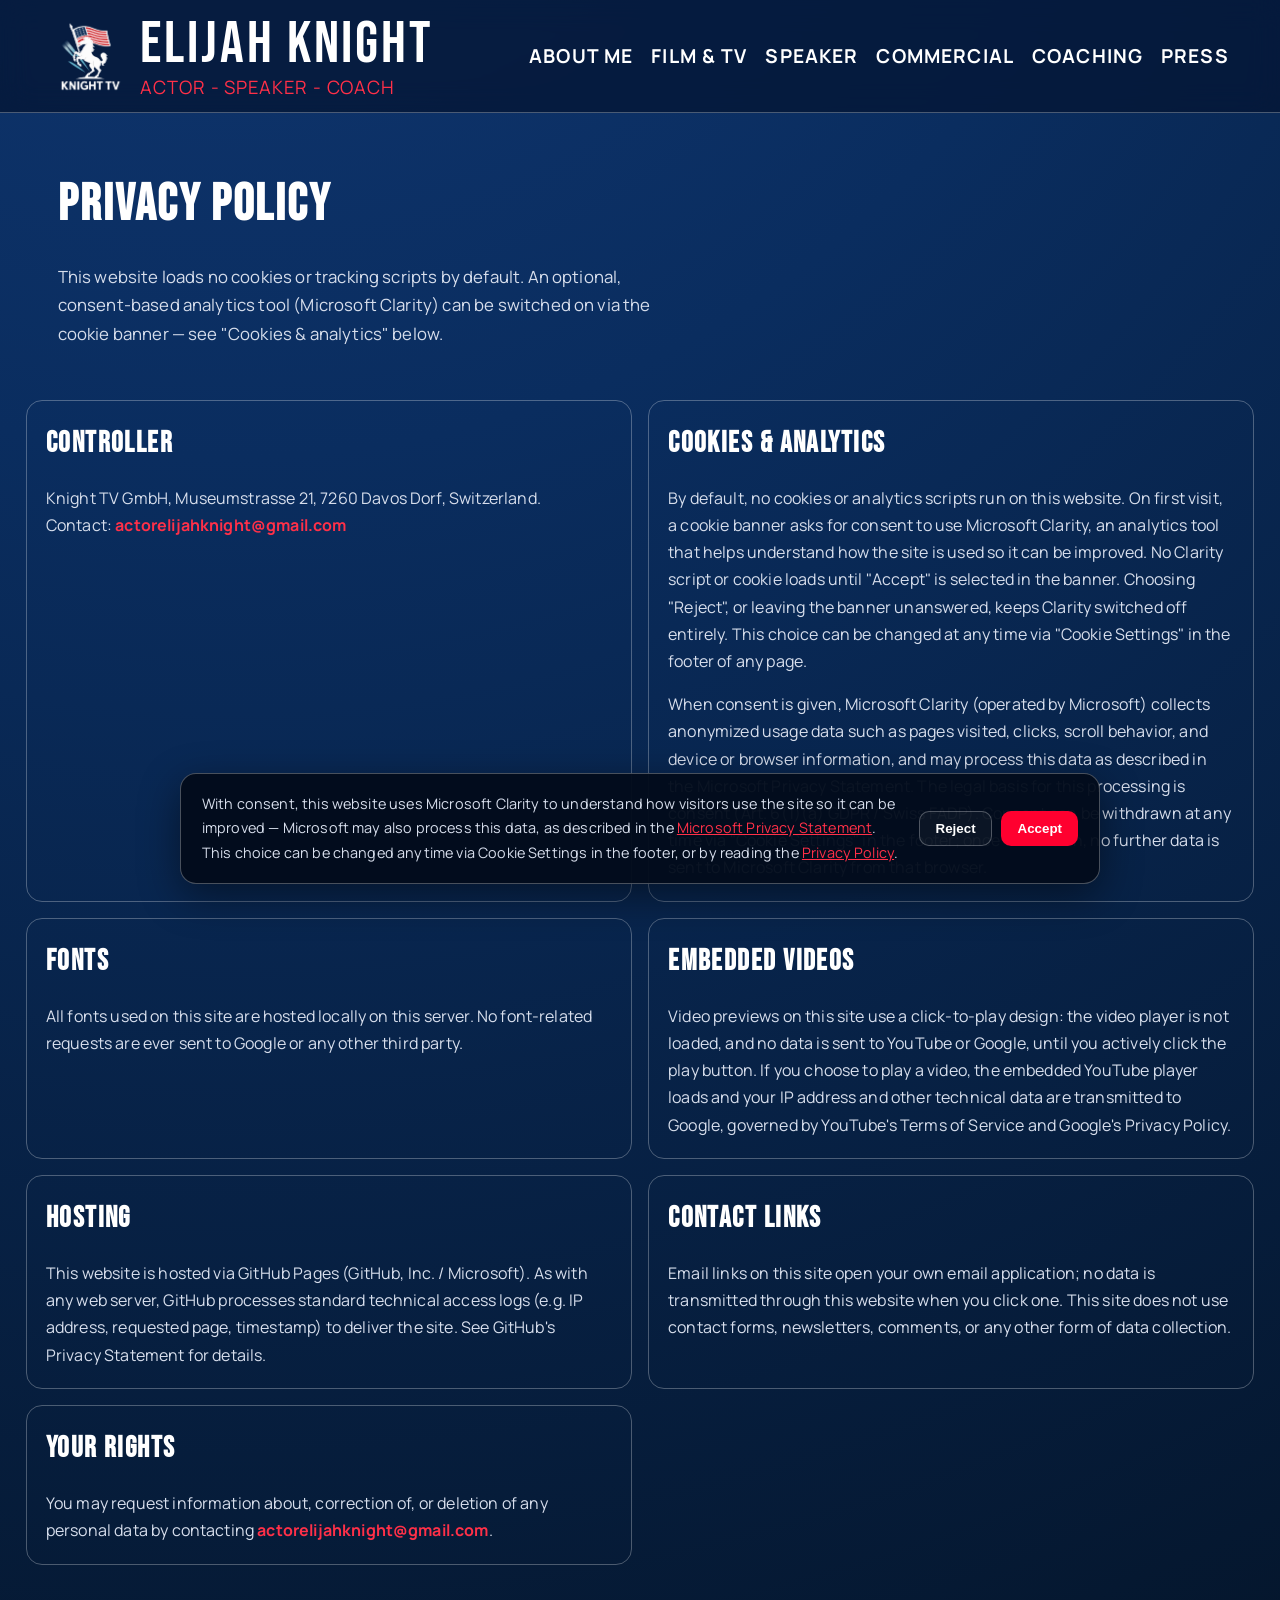
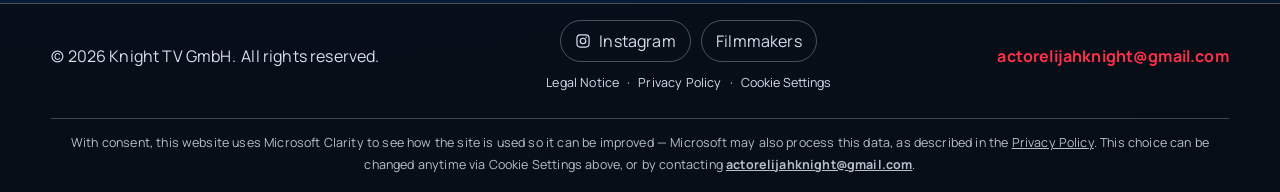
<file: privacy-policy.html>
<!doctype html>
<html lang="en">
  <head>
    <meta charset="UTF-8" />
    <meta name="viewport" content="width=device-width, initial-scale=1.0" />
    <title>Privacy Policy | Elijah Knight</title>
    <meta name="description" content="Privacy policy for the official website of Elijah Knight." />
    <link rel="icon" type="image/png" href="assets/FavIcon.png" />
    <link rel="stylesheet" href="styles.css" />
  </head>
  <body class="mobile-center-title">
    <header class="site-header">
      <div class="header-inner">
        <a class="brand" href="index.html">
          <img class="brand-logo" src="assets/KnightTVwhiteTransparent.png" alt="Elijah Knight logo" />
          <span class="brand-text">
            <span class="brand-title">Elijah Knight</span>
            <span class="brand-subtitle">Actor - Speaker - Coach</span>
          </span>
        </a>
        <button class="menu-toggle" type="button" aria-label="Toggle menu" aria-expanded="false" data-menu-toggle>
          <span></span><span></span><span></span>
        </button>
        <nav class="main-nav" aria-label="Main navigation" data-main-nav>
          <ul class="nav-list">
            <li><a class="nav-link" href="about.html">About Me</a></li>
            <li class="nav-item has-submenu">
              <a class="nav-link" href="reels.html">Film &amp; TV</a>
              <ul class="subnav">
                <li><a class="nav-link subnav-link" href="reels.html">Reels</a></li>
                <li><a class="nav-link subnav-link" href="films-tv-shows.html">Films &amp; TV Shows</a></li>
                <li><a class="nav-link subnav-link" href="in-production.html">In Production</a></li>
              </ul>
            </li>
            <li><a class="nav-link" href="speaker.html">Speaker</a></li>
            <li><a class="nav-link" href="commercial.html">Commercial</a></li>
            <li><a class="nav-link" href="coaching.html">Coaching</a></li>
            <li><a class="nav-link" href="press.html">Press</a></li>
          </ul>
        </nav>
      </div>
    </header>

    <main>
      <section class="page-hero plain-hero">
        <h1>Privacy Policy</h1>
        <p>
          This website loads no cookies or tracking scripts by default. An optional, consent-based analytics tool
          (Microsoft Clarity) can be switched on via the cookie banner — see "Cookies &amp; analytics" below.
        </p>
      </section>

      <section class="sections-grid" aria-label="Privacy policy details">
        <article class="section-card">
          <h2>Controller</h2>
          <p>
            Knight TV GmbH, Museumstrasse 21, 7260 Davos Dorf, Switzerland.<br />
            Contact: <a class="footer-email" href="mailto:actorelijahknight@gmail.com">actorelijahknight@gmail.com</a>
          </p>
        </article>

        <article class="section-card">
          <h2>Cookies &amp; analytics</h2>
          <p>
            By default, no cookies or analytics scripts run on this website. On first visit, a cookie banner asks
            for consent to use Microsoft Clarity, an analytics tool that helps understand how the site is used so
            it can be improved. No Clarity script or cookie loads until "Accept" is selected in the banner.
            Choosing "Reject", or leaving the banner unanswered, keeps Clarity switched off entirely. This choice
            can be changed at any time via "Cookie Settings" in the footer of any page.
          </p>
          <p>
            When consent is given, Microsoft Clarity (operated by Microsoft) collects anonymized usage data such
            as pages visited, clicks, scroll behavior, and device or browser information, and may process this
            data as described in the
            <a href="https://privacy.microsoft.com/en-us/privacystatement" target="_blank" rel="noopener noreferrer">Microsoft Privacy Statement</a>.
            The legal basis for this processing is consent (Art. 6(1)(a) GDPR / Swiss FADP). Consent can be
            withdrawn at any time via "Cookie Settings" in the footer; once withdrawn, no further data is sent to
            Microsoft Clarity from that browser.
          </p>
        </article>

        <article class="section-card">
          <h2>Fonts</h2>
          <p>
            All fonts used on this site are hosted locally on this server. No font-related requests are ever sent to
            Google or any other third party.
          </p>
        </article>

        <article class="section-card">
          <h2>Embedded videos</h2>
          <p>
            Video previews on this site use a click-to-play design: the video player is not loaded, and no data is
            sent to YouTube or Google, until you actively click the play button. If you choose to play a video, the
            embedded YouTube player loads and your IP address and other technical data are transmitted to Google,
            governed by
            <a href="https://www.youtube.com/t/terms" target="_blank" rel="noopener noreferrer">YouTube's Terms of Service</a>
            and
            <a href="https://policies.google.com/privacy" target="_blank" rel="noopener noreferrer">Google's Privacy Policy</a>.
          </p>
        </article>

        <article class="section-card">
          <h2>Hosting</h2>
          <p>
            This website is hosted via GitHub Pages (GitHub, Inc. / Microsoft). As with any web server, GitHub
            processes standard technical access logs (e.g. IP address, requested page, timestamp) to deliver the
            site. See
            <a href="https://docs.github.com/en/site-policy/privacy-policies/github-general-privacy-statement" target="_blank" rel="noopener noreferrer">GitHub's Privacy Statement</a>
            for details.
          </p>
        </article>

        <article class="section-card">
          <h2>Contact links</h2>
          <p>
            Email links on this site open your own email application; no data is transmitted through this website
            when you click one. This site does not use contact forms, newsletters, comments, or any other form of
            data collection.
          </p>
        </article>

        <article class="section-card">
          <h2>Your rights</h2>
          <p>
            You may request information about, correction of, or deletion of any personal data by contacting
            <a class="footer-email" href="mailto:actorelijahknight@gmail.com">actorelijahknight@gmail.com</a>.
          </p>
        </article>
      </section>
    </main>

    <footer class="site-footer">
      <div class="footer-inner">
        <p>© <span id="year">2026</span> Knight TV GmbH.<span class="footer-rights-block">All rights reserved.</span></p>
        <div class="footer-center">
          <div class="footer-links">
            <a class="social-link" href="https://www.instagram.com/p/DXJRO6wuVqD/" target="_blank" rel="noopener noreferrer">
              <svg viewBox="0 0 24 24" aria-hidden="true"><path d="M7.75 2h8.5A5.76 5.76 0 0 1 22 7.75v8.5A5.76 5.76 0 0 1 16.25 22h-8.5A5.76 5.76 0 0 1 2 16.25v-8.5A5.76 5.76 0 0 1 7.75 2Zm0 1.8A3.96 3.96 0 0 0 3.8 7.75v8.5a3.96 3.96 0 0 0 3.95 3.95h8.5a3.96 3.96 0 0 0 3.95-3.95v-8.5a3.96 3.96 0 0 0-3.95-3.95h-8.5Zm8.96 1.42a1.08 1.08 0 1 1 0 2.16 1.08 1.08 0 0 1 0-2.16ZM12 7a5 5 0 1 1 0 10 5 5 0 0 1 0-10Zm0 1.8a3.2 3.2 0 1 0 0 6.4 3.2 3.2 0 0 0 0-6.4Z"/></svg>
              Instagram
            </a>
            <a class="social-link" href="https://www.filmmakers.eu/en/actors/elijah-knight" target="_blank" rel="noopener noreferrer">Filmmakers</a>
          </div>
          <div class="footer-legal">
            <a href="legal-notice.html">Legal Notice</a>
            <span aria-hidden="true">·</span>
            <a href="privacy-policy.html">Privacy Policy</a>
            <span aria-hidden="true">·</span>
            <button type="button" class="footer-legal-btn" data-cookie-settings>Cookie Settings</button>
          </div>
        </div>
        <a class="footer-email" href="mailto:actorelijahknight@gmail.com">actorelijahknight@gmail.com</a>
      </div>
      <p class="footer-cookie-note">
        With consent, this website uses Microsoft Clarity to see how the site is used so it can be improved —
        Microsoft may also process this data, as described in the
        <a href="privacy-policy.html">Privacy Policy</a>. This choice can be changed anytime via Cookie Settings
        above, or by contacting
        <a class="footer-email" href="mailto:actorelijahknight@gmail.com">actorelijahknight@gmail.com</a>.
      </p>
    </footer>

    <div class="cookie-banner" id="cookie-banner" role="dialog" aria-live="polite" aria-label="Cookie consent" hidden>
      <div class="cookie-banner-inner">
        <p class="cookie-banner-text">
          With consent, this website uses Microsoft Clarity to understand how visitors use the site so it can be
          improved — Microsoft may also process this data, as described in the
          <a href="https://privacy.microsoft.com/en-us/privacystatement" target="_blank" rel="noopener noreferrer">Microsoft Privacy Statement</a>.
          This choice can be changed anytime via Cookie Settings in the footer, or by reading the
          <a href="privacy-policy.html">Privacy Policy</a>.
        </p>
        <div class="cookie-banner-actions">
          <button type="button" class="btn" data-cookie-reject>Reject</button>
          <button type="button" class="btn btn-primary" data-cookie-accept>Accept</button>
        </div>
      </div>
    </div>

    <script src="script.js"></script>
    <script>
      var yearNode = document.getElementById("year");
      if (yearNode) yearNode.textContent = String(new Date().getFullYear());
    </script>
  </body>
</html>
</file>
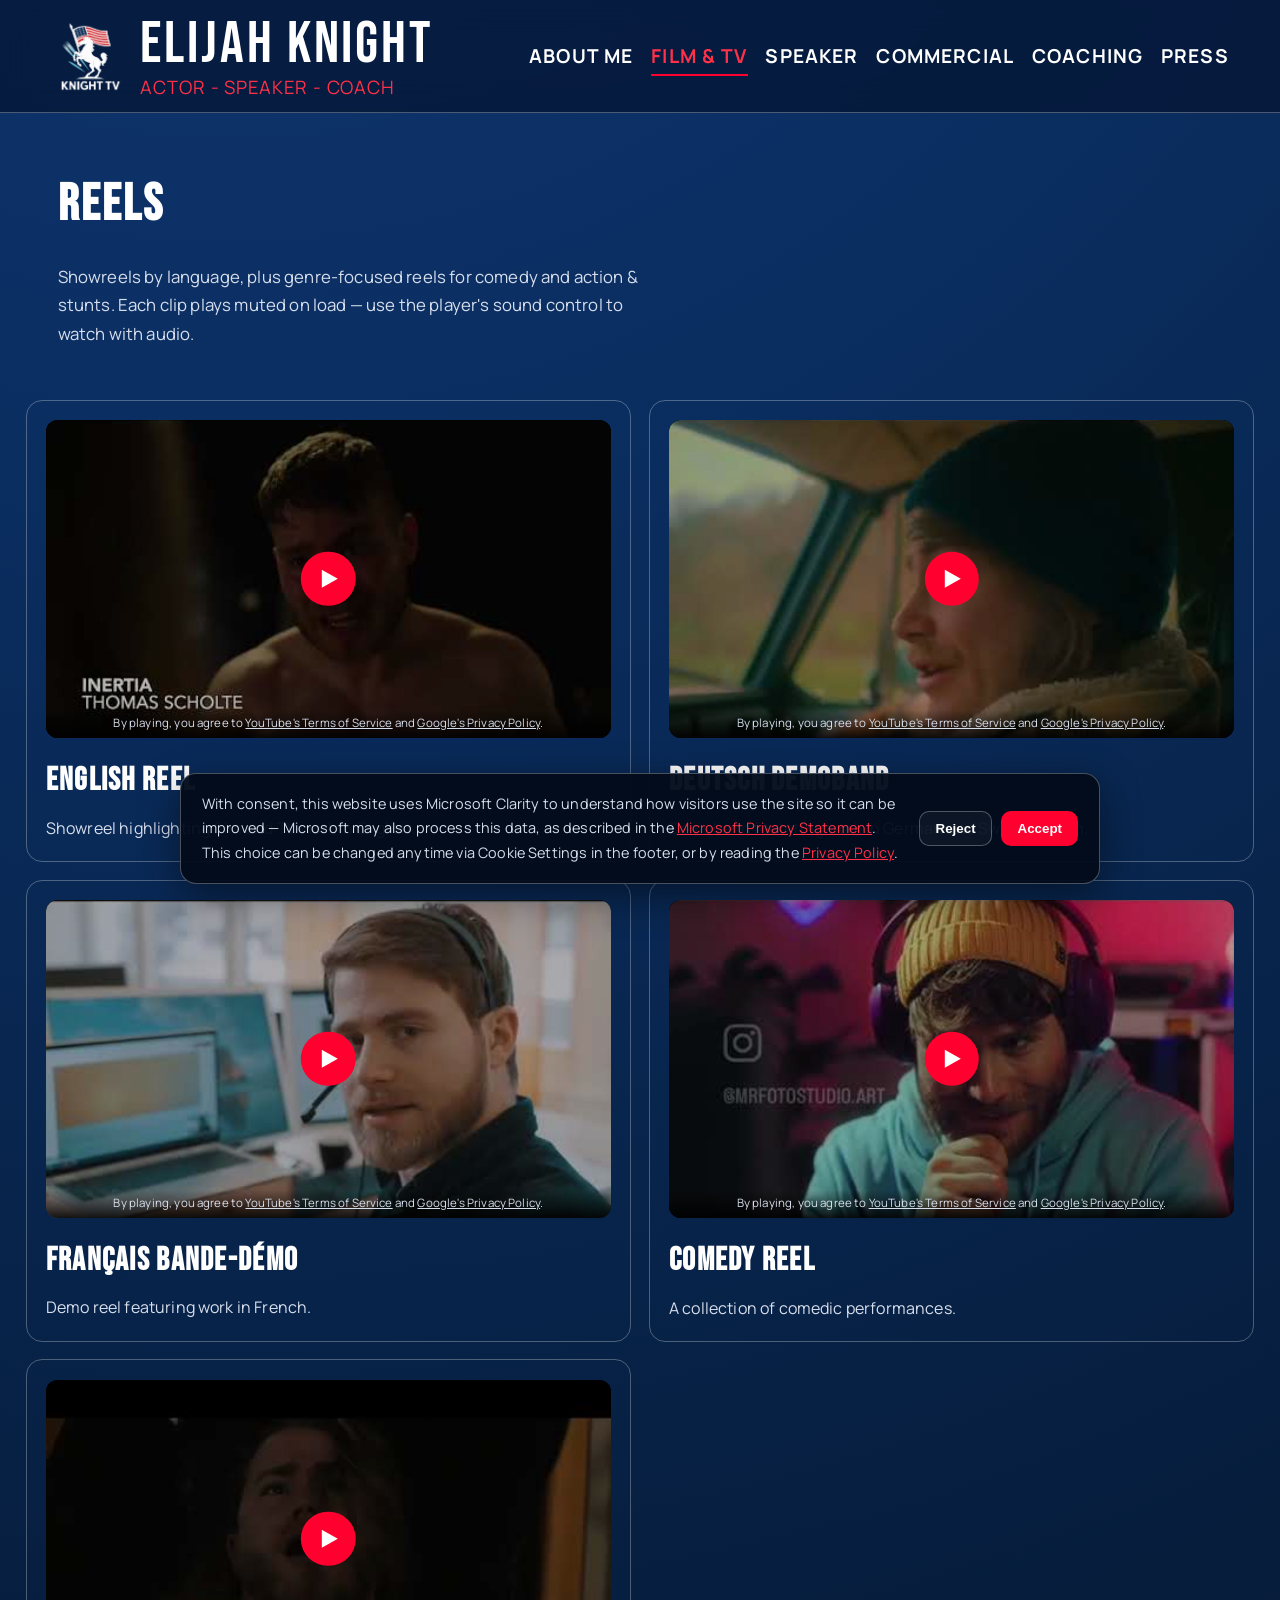
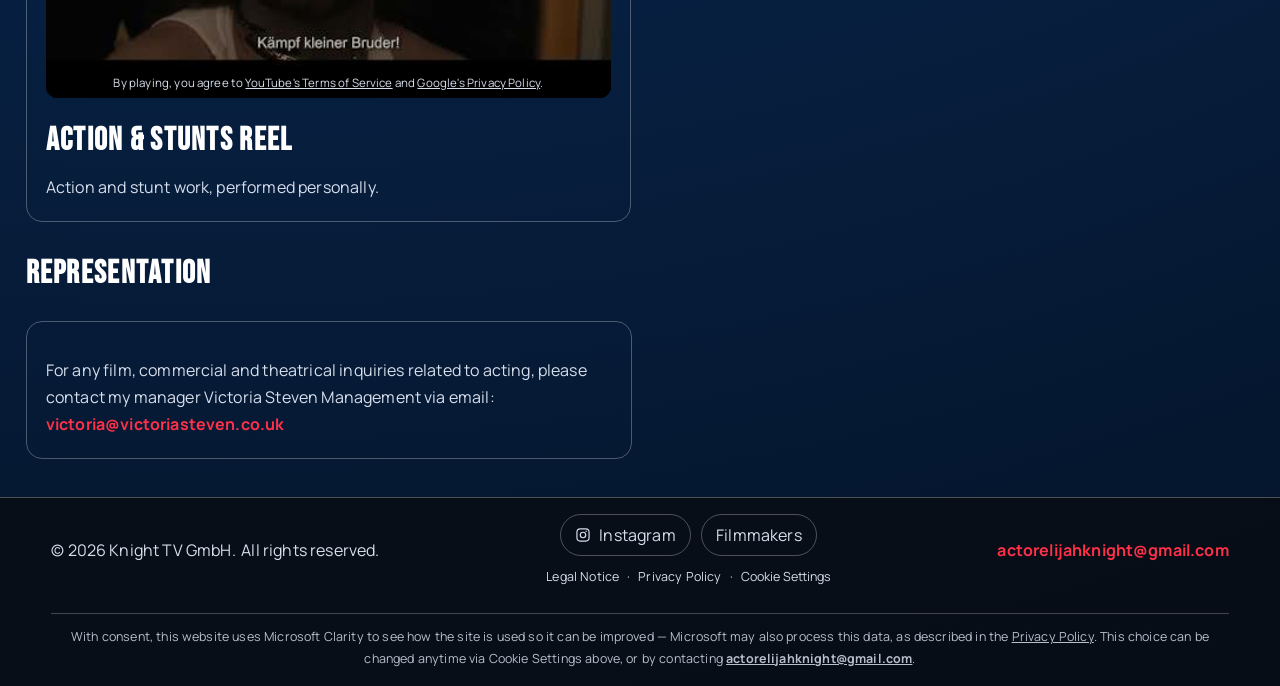
<file: reels.html>
<!doctype html>
<html lang="en">
  <head>
    <meta charset="UTF-8" />
    <meta name="viewport" content="width=device-width, initial-scale=1.0" />
    <title>Reels | Elijah Knight</title>
    <meta name="description" content="Showreels for Elijah Knight in English, German, and French, plus comedy and action/stunt reels." />
    <link rel="icon" type="image/png" href="assets/FavIcon.png" />
    <link rel="stylesheet" href="styles.css" />
  </head>
  <body class="mobile-center-title">
    <header class="site-header">
      <div class="header-inner">
        <a class="brand" href="index.html">
          <img class="brand-logo" src="assets/KnightTVwhiteTransparent.png" alt="Elijah Knight logo" />
          <span class="brand-text">
            <span class="brand-title">Elijah Knight</span>
            <span class="brand-subtitle">Actor - Speaker - Coach</span>
          </span>
        </a>
        <button class="menu-toggle" type="button" aria-label="Toggle menu" aria-expanded="false" data-menu-toggle>
          <span></span><span></span><span></span>
        </button>
        <nav class="main-nav" aria-label="Main navigation" data-main-nav>
          <ul class="nav-list">
            <li><a class="nav-link" href="about.html">About Me</a></li>
            <li class="nav-item has-submenu">
              <a class="nav-link" href="reels.html">Film &amp; TV</a>
              <ul class="subnav">
                <li><a class="nav-link subnav-link" href="reels.html">Reels</a></li>
                <li><a class="nav-link subnav-link" href="films-tv-shows.html">Films &amp; TV Shows</a></li>
                <li><a class="nav-link subnav-link" href="in-production.html">In Production</a></li>
              </ul>
            </li>
            <li><a class="nav-link" href="speaker.html">Speaker</a></li>
            <li><a class="nav-link" href="commercial.html">Commercial</a></li>
            <li><a class="nav-link" href="coaching.html">Coaching</a></li>
            <li><a class="nav-link" href="press.html">Press</a></li>
          </ul>
        </nav>
      </div>
    </header>

    <main>
      <section class="page-hero plain-hero">
        <h1>Reels</h1>
        <p>
          Showreels by language, plus genre-focused reels for comedy and action &amp; stunts. Each clip plays muted on
          load — use the player's sound control to watch with audio.
        </p>
      </section>

      <section class="video-grid" aria-label="Showreels">
        <article class="video-card">
          <div class="video-card-frame">
            <button
              class="video-facade"
              type="button"
              data-video-facade
              data-video-src="https://www.youtube-nocookie.com/embed/AkUokCFmMkc?autoplay=1&mute=1&loop=1&playlist=AkUokCFmMkc&controls=1&modestbranding=1&rel=0&playsinline=1"
              data-video-title="English Reel"
              aria-label="Play video: English Reel"
            >
              <img src="assets/video-thumbs/AkUokCFmMkc.jpg" alt="" loading="lazy" />
              <span class="video-facade-play" aria-hidden="true"></span>
            </button>
            <div class="video-facade-consent">
              By playing, you agree to
              <a href="https://www.youtube.com/t/terms" target="_blank" rel="noopener noreferrer">YouTube's Terms of Service</a>
              and
              <a href="https://policies.google.com/privacy" target="_blank" rel="noopener noreferrer">Google's Privacy Policy</a>.
            </div>
          </div>
          <h2>English Reel</h2>
          <p>Showreel highlighting film and TV work in English.</p>
        </article>

        <article class="video-card">
          <div class="video-card-frame">
            <button
              class="video-facade"
              type="button"
              data-video-facade
              data-video-src="https://www.youtube-nocookie.com/embed/aD1M1_c0wr4?autoplay=1&mute=1&loop=1&playlist=aD1M1_c0wr4&controls=1&modestbranding=1&rel=0&playsinline=1"
              data-video-title="Deutsch Demoband"
              aria-label="Play video: Deutsch Demoband"
            >
              <img src="assets/video-thumbs/aD1M1_c0wr4.jpg" alt="" loading="lazy" />
              <span class="video-facade-play" aria-hidden="true"></span>
            </button>
            <div class="video-facade-consent">
              By playing, you agree to
              <a href="https://www.youtube.com/t/terms" target="_blank" rel="noopener noreferrer">YouTube's Terms of Service</a>
              and
              <a href="https://policies.google.com/privacy" target="_blank" rel="noopener noreferrer">Google's Privacy Policy</a>.
            </div>
          </div>
          <h2>Deutsch Demoband</h2>
          <p>Demoband featuring work in German and Swiss German.</p>
        </article>

        <article class="video-card">
          <div class="video-card-frame">
            <button
              class="video-facade"
              type="button"
              data-video-facade
              data-video-src="https://www.youtube-nocookie.com/embed/B55CzfbQBMU?autoplay=1&mute=1&loop=1&playlist=B55CzfbQBMU&controls=1&modestbranding=1&rel=0&playsinline=1"
              data-video-title="Français Bande-démo"
              aria-label="Play video: Français Bande-démo"
            >
              <img src="assets/video-thumbs/B55CzfbQBMU.jpg" alt="" loading="lazy" />
              <span class="video-facade-play" aria-hidden="true"></span>
            </button>
            <div class="video-facade-consent">
              By playing, you agree to
              <a href="https://www.youtube.com/t/terms" target="_blank" rel="noopener noreferrer">YouTube's Terms of Service</a>
              and
              <a href="https://policies.google.com/privacy" target="_blank" rel="noopener noreferrer">Google's Privacy Policy</a>.
            </div>
          </div>
          <h2>Français Bande-démo</h2>
          <p>Demo reel featuring work in French.</p>
        </article>

        <article class="video-card">
          <div class="video-card-frame">
            <button
              class="video-facade"
              type="button"
              data-video-facade
              data-video-src="https://www.youtube-nocookie.com/embed/HCDXPFodMSM?autoplay=1&mute=1&loop=1&playlist=HCDXPFodMSM&controls=1&modestbranding=1&rel=0&playsinline=1"
              data-video-title="Comedy Reel"
              aria-label="Play video: Comedy Reel"
            >
              <img src="assets/video-thumbs/HCDXPFodMSM.jpg" alt="" loading="lazy" />
              <span class="video-facade-play" aria-hidden="true"></span>
            </button>
            <div class="video-facade-consent">
              By playing, you agree to
              <a href="https://www.youtube.com/t/terms" target="_blank" rel="noopener noreferrer">YouTube's Terms of Service</a>
              and
              <a href="https://policies.google.com/privacy" target="_blank" rel="noopener noreferrer">Google's Privacy Policy</a>.
            </div>
          </div>
          <h2>Comedy Reel</h2>
          <p>A collection of comedic performances.</p>
        </article>

        <article class="video-card">
          <div class="video-card-frame">
            <button
              class="video-facade"
              type="button"
              data-video-facade
              data-video-src="https://www.youtube-nocookie.com/embed/XVCTJbWbDWE?autoplay=1&mute=1&loop=1&playlist=XVCTJbWbDWE&controls=1&modestbranding=1&rel=0&playsinline=1"
              data-video-title="Action &amp; Stunts Reel"
              aria-label="Play video: Action &amp; Stunts Reel"
            >
              <img src="assets/video-thumbs/XVCTJbWbDWE.jpg" alt="" loading="lazy" />
              <span class="video-facade-play" aria-hidden="true"></span>
            </button>
            <div class="video-facade-consent">
              By playing, you agree to
              <a href="https://www.youtube.com/t/terms" target="_blank" rel="noopener noreferrer">YouTube's Terms of Service</a>
              and
              <a href="https://policies.google.com/privacy" target="_blank" rel="noopener noreferrer">Google's Privacy Policy</a>.
            </div>
          </div>
          <h2>Action &amp; Stunts Reel</h2>
          <p>Action and stunt work, performed personally.</p>
        </article>
      </section>

      <h2 class="section-heading">Representation</h2>
      <section class="sections-grid" aria-label="Representation contact">
        <article class="section-card">
          <p>
            For any film, commercial and theatrical inquiries related to acting, please contact my manager Victoria Steven Management via email: <a class="footer-email" href="mailto:victoria@victoriasteven.co.uk">victoria@victoriasteven.co.uk</a>
          </p>
        </article>
      </section>
    </main>

    <footer class="site-footer">
      <div class="footer-inner">
        <p>© <span id="year">2026</span> Knight TV GmbH.<span class="footer-rights-block">All rights reserved.</span></p>
        <div class="footer-center">
          <div class="footer-links">
            <a class="social-link" href="https://www.instagram.com/p/DXJRO6wuVqD/" target="_blank" rel="noopener noreferrer">
              <svg viewBox="0 0 24 24" aria-hidden="true"><path d="M7.75 2h8.5A5.76 5.76 0 0 1 22 7.75v8.5A5.76 5.76 0 0 1 16.25 22h-8.5A5.76 5.76 0 0 1 2 16.25v-8.5A5.76 5.76 0 0 1 7.75 2Zm0 1.8A3.96 3.96 0 0 0 3.8 7.75v8.5a3.96 3.96 0 0 0 3.95 3.95h8.5a3.96 3.96 0 0 0 3.95-3.95v-8.5a3.96 3.96 0 0 0-3.95-3.95h-8.5Zm8.96 1.42a1.08 1.08 0 1 1 0 2.16 1.08 1.08 0 0 1 0-2.16ZM12 7a5 5 0 1 1 0 10 5 5 0 0 1 0-10Zm0 1.8a3.2 3.2 0 1 0 0 6.4 3.2 3.2 0 0 0 0-6.4Z"/></svg>
              Instagram
            </a>
            <a class="social-link" href="https://www.filmmakers.eu/en/actors/elijah-knight" target="_blank" rel="noopener noreferrer">Filmmakers</a>
          </div>
          <div class="footer-legal">
            <a href="legal-notice.html">Legal Notice</a>
            <span aria-hidden="true">·</span>
            <a href="privacy-policy.html">Privacy Policy</a>
            <span aria-hidden="true">·</span>
            <button type="button" class="footer-legal-btn" data-cookie-settings>Cookie Settings</button>
          </div>
        </div>
        <a class="footer-email" href="mailto:actorelijahknight@gmail.com">actorelijahknight@gmail.com</a>
      </div>
      <p class="footer-cookie-note">
        With consent, this website uses Microsoft Clarity to see how the site is used so it can be improved —
        Microsoft may also process this data, as described in the
        <a href="privacy-policy.html">Privacy Policy</a>. This choice can be changed anytime via Cookie Settings
        above, or by contacting
        <a class="footer-email" href="mailto:actorelijahknight@gmail.com">actorelijahknight@gmail.com</a>.
      </p>
    </footer>

    <div class="cookie-banner" id="cookie-banner" role="dialog" aria-live="polite" aria-label="Cookie consent" hidden>
      <div class="cookie-banner-inner">
        <p class="cookie-banner-text">
          With consent, this website uses Microsoft Clarity to understand how visitors use the site so it can be
          improved — Microsoft may also process this data, as described in the
          <a href="https://privacy.microsoft.com/en-us/privacystatement" target="_blank" rel="noopener noreferrer">Microsoft Privacy Statement</a>.
          This choice can be changed anytime via Cookie Settings in the footer, or by reading the
          <a href="privacy-policy.html">Privacy Policy</a>.
        </p>
        <div class="cookie-banner-actions">
          <button type="button" class="btn" data-cookie-reject>Reject</button>
          <button type="button" class="btn btn-primary" data-cookie-accept>Accept</button>
        </div>
      </div>
    </div>

    <script src="script.js"></script>
    <script>
      var yearNode = document.getElementById("year");
      if (yearNode) yearNode.textContent = String(new Date().getFullYear());
    </script>
  </body>
</html>
</file>
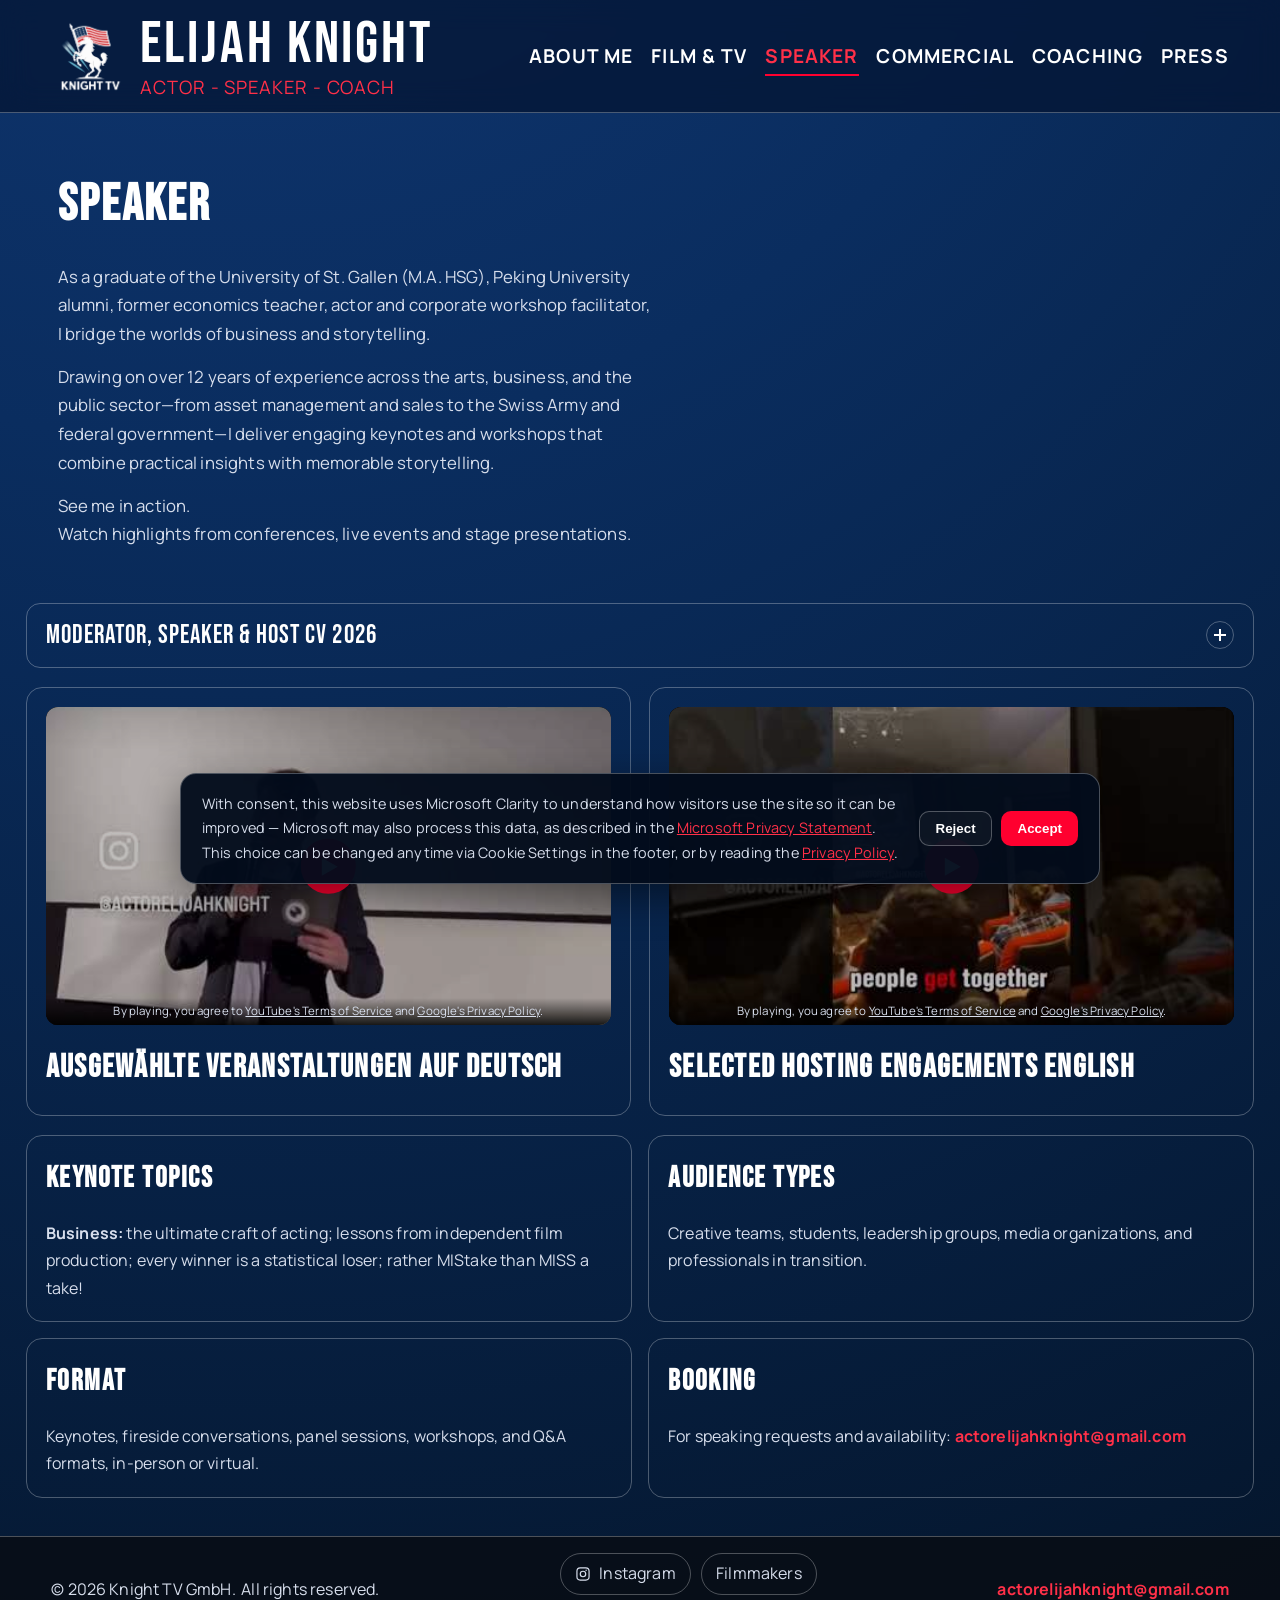
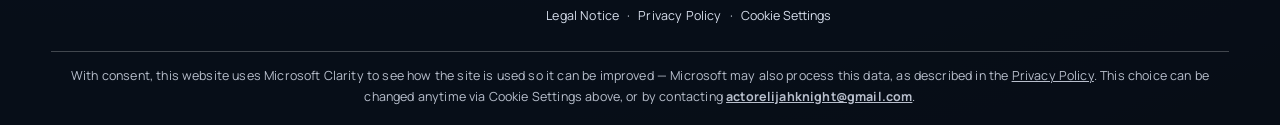
<file: speaker.html>
<!doctype html>
<html lang="en">
  <head>
    <meta charset="UTF-8" />
    <meta name="viewport" content="width=device-width, initial-scale=1.0" />
    <title>Speaker | Elijah Knight</title>
    <meta name="description" content="Speaking profile and topics of Elijah Knight." />
    <link rel="icon" type="image/png" href="assets/FavIcon.png" />
    <link rel="stylesheet" href="styles.css" />
  </head>
  <body class="mobile-center-title">
    <header class="site-header">
      <div class="header-inner">
        <a class="brand" href="index.html">
          <img class="brand-logo" src="assets/KnightTVwhiteTransparent.png" alt="Elijah Knight logo" />
          <span class="brand-text">
            <span class="brand-title">Elijah Knight</span>
            <span class="brand-subtitle">Actor - Speaker - Coach</span>
          </span>
        </a>
        <button class="menu-toggle" type="button" aria-label="Toggle menu" aria-expanded="false" data-menu-toggle>
          <span></span><span></span><span></span>
        </button>
        <nav class="main-nav" aria-label="Main navigation" data-main-nav>
          <ul class="nav-list">
            <li><a class="nav-link" href="about.html">About Me</a></li>
            <li class="nav-item has-submenu">
              <a class="nav-link" href="reels.html">Film &amp; TV</a>
              <ul class="subnav">
                <li><a class="nav-link subnav-link" href="reels.html">Reels</a></li>
                <li><a class="nav-link subnav-link" href="films-tv-shows.html">Films &amp; TV Shows</a></li>
                <li><a class="nav-link subnav-link" href="in-production.html">In Production</a></li>
              </ul>
            </li>
            <li><a class="nav-link" href="speaker.html">Speaker</a></li>
            <li><a class="nav-link" href="commercial.html">Commercial</a></li>
            <li><a class="nav-link" href="coaching.html">Coaching</a></li>
            <li><a class="nav-link" href="press.html">Press</a></li>
          </ul>
        </nav>
      </div>
    </header>

    <main>
      <section class="page-hero plain-hero">
        <h1>Speaker</h1>
        <p>
          As a graduate of the University of St. Gallen (M.A. HSG), Peking University alumni, former economics teacher,
          actor and corporate workshop facilitator, I bridge the worlds of business and storytelling.
        </p>
        <p>
          Drawing on over 12 years of experience across the arts, business, and the public sector—from asset
          management and sales to the Swiss Army and federal government—I deliver engaging keynotes and workshops
          that combine practical insights with memorable storytelling.
        </p>
        <p>
          See me in action.<br />
          Watch highlights from conferences, live events and stage presentations.
        </p>
      </section>

      <section class="cv-toggle-section" aria-label="Speaker CV">
        <button type="button" class="cv-toggle" data-cv-toggle aria-expanded="false" aria-controls="speaker-cv-panel">
          <span>Moderator, Speaker &amp; Host CV 2026</span>
          <span class="cv-toggle-icon" aria-hidden="true"></span>
        </button>
        <div class="cv-panel" id="speaker-cv-panel" data-cv-panel hidden>
          <iframe class="cv-frame" data-src="assets/Elijah Knight Moderator Speaker Host CV 2026.pdf" title="Elijah Knight Moderator Speaker Host CV 2026"></iframe>
          <a class="btn cv-mobile-link" href="assets/Elijah Knight Moderator Speaker Host CV 2026.pdf" target="_blank" rel="noopener noreferrer">Open CV in new tab</a>
        </div>
      </section>

      <section class="video-grid" aria-label="Speaking highlights">
        <article class="video-card">
          <div class="video-card-frame">
            <button
              class="video-facade"
              type="button"
              data-video-facade
              data-video-src="https://www.youtube-nocookie.com/embed/8Z9NvhGhxAE?autoplay=1&mute=1&loop=1&playlist=8Z9NvhGhxAE&controls=1&modestbranding=1&rel=0&playsinline=1"
              data-video-title="Ausgewählte Veranstaltungen auf Deutsch"
              aria-label="Play video: Ausgewählte Veranstaltungen auf Deutsch"
            >
              <img src="assets/video-thumbs/8Z9NvhGhxAE.jpg" alt="" loading="lazy" />
              <span class="video-facade-play" aria-hidden="true"></span>
            </button>
            <div class="video-facade-consent">
              By playing, you agree to
              <a href="https://www.youtube.com/t/terms" target="_blank" rel="noopener noreferrer">YouTube's Terms of Service</a>
              and
              <a href="https://policies.google.com/privacy" target="_blank" rel="noopener noreferrer">Google's Privacy Policy</a>.
            </div>
          </div>
          <h2>Ausgewählte Veranstaltungen auf Deutsch</h2>
        </article>

        <article class="video-card">
          <div class="video-card-frame">
            <button
              class="video-facade"
              type="button"
              data-video-facade
              data-video-src="https://www.youtube-nocookie.com/embed/YAY8ylNpiNs?autoplay=1&mute=1&loop=1&playlist=YAY8ylNpiNs&controls=1&modestbranding=1&rel=0&playsinline=1"
              data-video-title="Selected Hosting Engagements English"
              aria-label="Play video: Selected Hosting Engagements English"
            >
              <img src="assets/video-thumbs/YAY8ylNpiNs.jpg" alt="" loading="lazy" />
              <span class="video-facade-play" aria-hidden="true"></span>
            </button>
            <div class="video-facade-consent">
              By playing, you agree to
              <a href="https://www.youtube.com/t/terms" target="_blank" rel="noopener noreferrer">YouTube's Terms of Service</a>
              and
              <a href="https://policies.google.com/privacy" target="_blank" rel="noopener noreferrer">Google's Privacy Policy</a>.
            </div>
          </div>
          <h2>Selected Hosting Engagements English</h2>
        </article>
      </section>

      <section class="sections-grid" aria-label="Speaker details">
        <article class="section-card">
          <h2>Keynote Topics</h2>
          <p>
            <strong>Business:</strong> the ultimate craft of acting; lessons from independent film production; every
            winner is a statistical loser; rather MIStake than MISS a take!
          </p>
        </article>
        <article class="section-card">
          <h2>Audience Types</h2>
          <p>Creative teams, students, leadership groups, media organizations, and professionals in transition.</p>
        </article>
        <article class="section-card">
          <h2>Format</h2>
          <p>Keynotes, fireside conversations, panel sessions, workshops, and Q&A formats, in-person or virtual.</p>
        </article>
        <article class="section-card">
          <h2>Booking</h2>
          <p>
            For speaking requests and availability: <a class="footer-email" href="mailto:actorelijahknight@gmail.com">actorelijahknight@gmail.com</a>
          </p>
        </article>
      </section>
    </main>

    <footer class="site-footer">
      <div class="footer-inner">
        <p>© <span id="year">2026</span> Knight TV GmbH.<span class="footer-rights-block">All rights reserved.</span></p>
        <div class="footer-center">
          <div class="footer-links">
            <a class="social-link" href="https://www.instagram.com/p/DXJRO6wuVqD/" target="_blank" rel="noopener noreferrer">
              <svg viewBox="0 0 24 24" aria-hidden="true"><path d="M7.75 2h8.5A5.76 5.76 0 0 1 22 7.75v8.5A5.76 5.76 0 0 1 16.25 22h-8.5A5.76 5.76 0 0 1 2 16.25v-8.5A5.76 5.76 0 0 1 7.75 2Zm0 1.8A3.96 3.96 0 0 0 3.8 7.75v8.5a3.96 3.96 0 0 0 3.95 3.95h8.5a3.96 3.96 0 0 0 3.95-3.95v-8.5a3.96 3.96 0 0 0-3.95-3.95h-8.5Zm8.96 1.42a1.08 1.08 0 1 1 0 2.16 1.08 1.08 0 0 1 0-2.16ZM12 7a5 5 0 1 1 0 10 5 5 0 0 1 0-10Zm0 1.8a3.2 3.2 0 1 0 0 6.4 3.2 3.2 0 0 0 0-6.4Z"/></svg>
              Instagram
            </a>
            <a class="social-link" href="https://www.filmmakers.eu/en/actors/elijah-knight" target="_blank" rel="noopener noreferrer">Filmmakers</a>
          </div>
          <div class="footer-legal">
            <a href="legal-notice.html">Legal Notice</a>
            <span aria-hidden="true">·</span>
            <a href="privacy-policy.html">Privacy Policy</a>
            <span aria-hidden="true">·</span>
            <button type="button" class="footer-legal-btn" data-cookie-settings>Cookie Settings</button>
          </div>
        </div>
        <a class="footer-email" href="mailto:actorelijahknight@gmail.com">actorelijahknight@gmail.com</a>
      </div>
      <p class="footer-cookie-note">
        With consent, this website uses Microsoft Clarity to see how the site is used so it can be improved —
        Microsoft may also process this data, as described in the
        <a href="privacy-policy.html">Privacy Policy</a>. This choice can be changed anytime via Cookie Settings
        above, or by contacting
        <a class="footer-email" href="mailto:actorelijahknight@gmail.com">actorelijahknight@gmail.com</a>.
      </p>
    </footer>

    <div class="cookie-banner" id="cookie-banner" role="dialog" aria-live="polite" aria-label="Cookie consent" hidden>
      <div class="cookie-banner-inner">
        <p class="cookie-banner-text">
          With consent, this website uses Microsoft Clarity to understand how visitors use the site so it can be
          improved — Microsoft may also process this data, as described in the
          <a href="https://privacy.microsoft.com/en-us/privacystatement" target="_blank" rel="noopener noreferrer">Microsoft Privacy Statement</a>.
          This choice can be changed anytime via Cookie Settings in the footer, or by reading the
          <a href="privacy-policy.html">Privacy Policy</a>.
        </p>
        <div class="cookie-banner-actions">
          <button type="button" class="btn" data-cookie-reject>Reject</button>
          <button type="button" class="btn btn-primary" data-cookie-accept>Accept</button>
        </div>
      </div>
    </div>

    <script src="script.js"></script>
    <script>
      var yearNode = document.getElementById("year");
      if (yearNode) yearNode.textContent = String(new Date().getFullYear());
    </script>
  </body>
</html>
</file>
<file: styles.css>
@font-face {
  font-family: "Bebas Neue";
  font-style: normal;
  font-weight: 400;
  font-display: swap;
  src: url("assets/fonts/bebas-neue-v16-latin-400.woff2") format("woff2");
}

@font-face {
  font-family: "Manrope";
  font-style: normal;
  font-weight: 400 800;
  font-display: swap;
  src: url("assets/fonts/manrope-v20-latin-variable.woff2") format("woff2");
}

:root {
  --bg: #031632;
  --surface: transparent;
  --surface-strong: transparent;
  --text: #ffffff;
  --muted: #d7deec;
  --accent: #ff002f;
  --accent-soft: #ff3048;
  --line: rgba(255, 255, 255, 0.28);
  --shadow: none;
}

* {
  box-sizing: border-box;
}

html,
body {
  margin: 0;
  padding: 0;
  font-family: "Manrope", "Segoe UI", sans-serif;
  font-size: 16px;
  line-height: 1.7;
  letter-spacing: 0.01em;
  -webkit-font-smoothing: antialiased;
  text-rendering: optimizeLegibility;
  color: var(--text);
  background: radial-gradient(circle at 18% -28%, #123a78 0, #0a2d5f 38%, #041428 100%);
  min-height: 100vh;
}

body {
  display: flex;
  flex-direction: column;
}

a {
  color: inherit;
  text-decoration: none;
}

.site-header {
  position: sticky;
  top: 0;
  z-index: 40;
  backdrop-filter: blur(14px);
  background: rgba(4, 22, 52, 0.76);
  border-bottom: 1px solid var(--line);
}

.header-inner {
  width: min(1200px, 92vw);
  margin: 0 auto;
  display: flex;
  align-items: center;
  justify-content: space-between;
  gap: 2rem;
  padding: 1rem 0;
}

.brand {
  display: flex;
  align-items: center;
  gap: 0.75rem;
  line-height: 1;
}

.brand-logo {
  height: clamp(3.2rem, 6.5vw, 4.8rem);
  width: auto;
  display: block;
}

.brand-text {
  display: flex;
  flex-direction: column;
}

.brand-title {
  font-family: "Bebas Neue", Impact, sans-serif;
  letter-spacing: 0.05em;
  font-size: clamp(2.2rem, 4.6vw, 4rem);
}

.brand-subtitle {
  margin-top: 0.2rem;
  font-size: clamp(0.9rem, 1.5vw, 1.15rem);
  color: var(--accent-soft);
  letter-spacing: 0.05em;
  text-transform: uppercase;
}

.main-nav {
  margin-left: auto;
}

.nav-list {
  list-style: none;
  padding: 0;
  margin: 0;
  display: flex;
  align-items: center;
  gap: clamp(0.5rem, 1.4vw, 1.6rem);
}

.nav-link {
  font-weight: 700;
  font-size: clamp(0.9rem, 1.5vw, 1.2rem);
  text-transform: uppercase;
  letter-spacing: 0.06em;
  padding-bottom: 0.3rem;
  border-bottom: 2px solid transparent;
  transition: border-color 0.2s ease, color 0.2s ease;
}

.nav-link:hover,
.nav-link.is-active {
  border-color: var(--accent);
  color: var(--accent-soft);
}

.nav-item {
  position: relative;
}

.subnav {
  list-style: none;
  margin: 0;
  padding: 0;
}

@media (min-width: 821px) {
  .subnav {
    position: absolute;
    top: 100%;
    left: 0;
    margin-top: 0.6rem;
    min-width: 220px;
    padding: 0.5rem 0;
    background: rgba(4, 22, 52, 0.96);
    border: 1px solid var(--line);
    border-radius: 12px;
    box-shadow: 0 18px 40px rgba(0, 0, 0, 0.35);
    opacity: 0;
    visibility: hidden;
    transform: translateY(-6px);
    transition: opacity 0.2s ease, transform 0.2s ease, visibility 0.2s ease;
    z-index: 50;
  }

  .nav-item.has-submenu:hover .subnav,
  .nav-item.has-submenu:focus-within .subnav {
    opacity: 1;
    visibility: visible;
    transform: translateY(0);
  }

  .subnav-link {
    display: block;
    padding: 0.55rem 1.1rem;
    border-bottom: none !important;
    white-space: nowrap;
  }

  .subnav-link:hover {
    background: rgba(255, 255, 255, 0.06);
  }
}

@media (max-width: 820px) {
  .subnav {
    padding-left: 1.2rem;
    margin-top: 0.4rem;
    display: flex;
    flex-direction: column;
    gap: 0.5rem;
  }

  .subnav-link {
    font-size: 0.9rem;
    opacity: 0.85;
  }
}

.menu-toggle {
  display: none;
  width: 46px;
  height: 46px;
  border: 1px solid var(--line);
  border-radius: 12px;
  background: transparent;
  color: var(--text);
  cursor: pointer;
}

.menu-toggle span {
  display: block;
  width: 22px;
  height: 2px;
  margin: 4px auto;
  background: currentColor;
  transition: transform 0.25s ease, opacity 0.25s ease;
}

.menu-toggle.is-open span:nth-child(1) {
  transform: translateY(6px) rotate(45deg);
}

.menu-toggle.is-open span:nth-child(2) {
  opacity: 0;
}

.menu-toggle.is-open span:nth-child(3) {
  transform: translateY(-6px) rotate(-45deg);
}

main {
  width: min(1400px, 96vw);
  margin: 1rem auto 0;
  flex: 1;
}

.home-page main {
  width: 100%;
  margin: 0;
}

.landing {
  position: relative;
  display: block;
}

.hero {
  position: relative;
  min-height: 84vh;
  border-radius: 26px;
  overflow: hidden;
  border: 1px solid var(--line);
  box-shadow: var(--shadow);
  background: #000;
}

.home-page .hero {
  min-height: calc(100vh - 88px);
  border-radius: 0;
  border-left: 0;
  border-right: 0;
}

.hero-video-wrap {
  position: absolute;
  inset: 0;
  pointer-events: none;
}

.hero-video {
  position: absolute;
  inset: 0;
  width: 100%;
  height: 100%;
  transform: scale(1.05);
  filter: saturate(0.92) contrast(1.08);
}

.hero-video-local {
  object-fit: cover;
  z-index: 1;
}

.hero-video-youtube {
  z-index: 0;
}

.hero-overlay {
  position: absolute;
  inset: 0;
  background:
    linear-gradient(180deg, rgba(2, 12, 30, 0.22) 0%, rgba(6, 21, 45, 0.46) 40%, rgba(5, 15, 34, 0.78) 100%),
    linear-gradient(120deg, rgba(255, 0, 47, 0.22) 0%, rgba(255, 0, 47, 0) 45%);
}

.hero-content {
  position: absolute;
  inset: auto 0 3.2rem;
  z-index: 2;
  padding: clamp(1rem, 2.4vw, 2rem);
}

.eyebrow {
  margin: 0;
  color: var(--accent-soft);
  text-transform: uppercase;
  font-size: 0.88rem;
  letter-spacing: 0.12em;
}

.hero-title {
  margin: 0.4rem 0 0.8rem;
  font-size: clamp(1.5rem, 3.8vw, 3rem);
}

.hero-quote {
  margin: 1rem 0 0;
  font-size: clamp(1.1rem, 2vw, 1.8rem);
  max-width: 50ch;
}

.news-card {
  position: absolute;
  bottom: 3.9rem;
  right: 1rem;
  width: min(360px, 34vw);
  background: var(--surface);
  border: 1px solid var(--line);
  border-radius: 20px;
  padding: 1rem;
  box-shadow: var(--shadow);
  min-height: auto;
  z-index: 150;
  backdrop-filter: none;
  transition: opacity 1.1s ease, transform 1.1s ease;
}

.news-card.is-hidden {
  opacity: 0;
  transform: translateY(8px);
  pointer-events: none;
}

.news-card.is-visible {
  opacity: 1;
  transform: translateY(0);
  pointer-events: all;
}

.close-instagram-card {
  position: absolute;
  top: 0.55rem;
  right: 0.55rem;
  width: 30px;
  height: 30px;
  border: 1px solid var(--line);
  border-radius: 8px;
  background: transparent;
  color: var(--text);
  font-size: 1.2rem;
  line-height: 1;
  cursor: pointer;
}

.news-copy {
  color: var(--muted);
  margin: 0.7rem 0 0.9rem;
}

.hero-ticker {
  position: absolute;
  left: 0;
  right: 0;
  bottom: 0;
  z-index: 6;
  overflow: hidden;
  border-top: 1px solid rgba(255, 255, 255, 0.24);
  background: rgba(1, 14, 36, 0.78);
}

.hero-ticker-track {
  display: flex;
  gap: 3rem;
  width: max-content;
  padding: 0.65rem 1rem;
  animation: ticker-scroll 22s linear infinite;
}

.hero-ticker-track span {
  white-space: nowrap;
  font-weight: 700;
  color: #ffffff;
}

@keyframes ticker-scroll {
  from {
    transform: translateX(0);
  }
  to {
    transform: translateX(-50%);
  }
}

.news-card h2,
.section-card h2 {
  margin: 0;
  font-family: "Bebas Neue", Impact, sans-serif;
  letter-spacing: 0.05em;
  font-size: 1.8rem;
}

.news-list {
  margin: 1rem 0 0;
  padding-left: 1.1rem;
  color: var(--muted);
}

.metrics {
  margin-top: 1.5rem;
  display: grid;
  grid-template-columns: repeat(4, minmax(0, 1fr));
  gap: 1rem;
}

.metric {
  background: var(--surface);
  border: 0;
  border-radius: 16px;
  padding: 1rem;
  text-align: center;
}

.metric strong {
  display: block;
  font-family: "Bebas Neue", Impact, sans-serif;
  font-size: clamp(1.6rem, 2.7vw, 2.2rem);
  letter-spacing: 0.03em;
  color: var(--accent);
}

.metric span {
  color: #ffffff !important;
  font-weight: 800 !important;
  font-size: 0.9rem;
}

.clients {
  margin-top: 0.55rem;
  background: var(--surface);
  border: 0;
  border-radius: 16px;
  padding: 1rem;
  text-align: center;
}

.clients h2 {
  width: 100%;
  margin: 0 0 1rem;
  text-align: center !important;
}

.footer-rights-block {
  display: inline;
  margin-left: 0.35rem;
}

.logo-row {
  display: grid;
  gap: 0.8rem;
  grid-template-columns: repeat(4, minmax(0, 1fr));
}

.logo-chip {
  border: 1px dashed var(--line);
  border-radius: 12px;
  padding: 0.9rem;
  text-align: center;
  color: var(--muted);
}

.page-hero {
  border: 1px solid var(--line);
  border-radius: 20px;
  padding: 2rem;
  background: linear-gradient(130deg, rgba(255, 0, 47, 0.24), rgba(8, 29, 63, 0.54));
}

.page-hero.plain-hero {
  border: 0;
  background: transparent;
}

.page-hero h1 {
  margin: 0;
  font-family: "Bebas Neue", Impact, sans-serif;
  letter-spacing: 0.04em;
  font-size: clamp(2rem, 4.5vw, 3.2rem);
}

.page-hero p {
  margin: 0.9rem 0 0;
  max-width: 60ch;
  font-size: 1.05rem;
  color: var(--muted);
}

.about-superpowers {
  margin: 0.9rem 0 0;
  max-width: 60ch;
  font-size: 1.05rem;
  color: var(--muted);
  padding-left: 1.2rem;
}

.about-superpowers li {
  margin: 0.3rem 0;
}

.sections-grid {
  margin-top: 1.2rem;
  display: grid;
  gap: 1rem;
  grid-template-columns: repeat(2, minmax(0, 1fr));
}

.video-grid {
  margin-top: 1.2rem;
  display: grid;
  grid-template-columns: repeat(2, minmax(0, 1fr));
  gap: 1.1rem;
}

.video-card {
  border: 1px solid var(--line);
  border-radius: 16px;
  background: var(--surface);
  padding: 1.2rem;
}

.video-card-frame {
  position: relative;
  width: 100%;
  padding-top: 56.25%;
  border-radius: 12px;
  overflow: hidden;
  background: #000;
}

.video-card-frame iframe {
  position: absolute;
  inset: 0;
  width: 100%;
  height: 100%;
  border: 0;
}

.video-facade {
  position: absolute;
  inset: 0;
  width: 100%;
  height: 100%;
  border: 0;
  margin: 0;
  padding: 0;
  cursor: pointer;
  background: #000;
  display: block;
}

.video-facade img {
  position: absolute;
  inset: 0;
  width: 100%;
  height: 100%;
  object-fit: cover;
  opacity: 0.75;
}

.video-facade-play {
  position: absolute;
  top: 50%;
  left: 50%;
  transform: translate(-50%, -50%);
  width: 3.4rem;
  height: 3.4rem;
  border-radius: 50%;
  background: var(--accent);
  display: flex;
  align-items: center;
  justify-content: center;
}

.video-facade-play::before {
  content: "";
  border-style: solid;
  border-width: 0.6rem 0 0.6rem 1rem;
  border-color: transparent transparent transparent #fff;
  margin-left: 0.15rem;
}

.video-facade-consent {
  position: absolute;
  left: 0;
  right: 0;
  bottom: 0;
  padding: 0.4rem 0.6rem;
  font-size: 0.72rem;
  line-height: 1.3;
  color: var(--muted);
  background: linear-gradient(0deg, rgba(0, 0, 0, 0.85), rgba(0, 0, 0, 0));
  text-align: center;
  pointer-events: none;
}

.video-facade-consent a {
  color: inherit;
  text-decoration: underline;
  pointer-events: auto;
}

.video-facade-consent a:hover,
.video-facade-consent a:focus-visible {
  color: #fff;
}

.video-facade:hover .video-facade-play,
.video-facade:focus-visible .video-facade-play {
  background: var(--accent-soft);
}

.video-card h2 {
  margin: 1rem 0 0;
  font-family: "Bebas Neue", Impact, sans-serif;
  letter-spacing: 0.04em;
  font-size: clamp(1.3rem, 2.6vw, 2rem);
}

.video-card p {
  margin: 0.4rem 0 0;
  color: var(--muted);
}

.film-grid {
  margin-top: 1.2rem;
  display: grid;
  grid-template-columns: repeat(2, minmax(0, 1fr));
  gap: 1.1rem;
}

.film-bubble {
  position: relative;
  border-radius: 20px;
  overflow: hidden;
  border: 1px solid var(--line);
  min-height: 290px;
  background: #000;
}

.film-bubble video {
  position: absolute;
  inset: 0;
  width: 100%;
  height: 100%;
  object-fit: cover;
}

.film-bubble-overlay {
  position: absolute;
  inset: 0;
  background: linear-gradient(180deg, rgba(6, 20, 44, 0.08), rgba(6, 20, 44, 0.72));
}

.film-bubble-label {
  position: absolute;
  left: 1.1rem;
  right: 1.1rem;
  bottom: 1rem;
  z-index: 2;
}

.film-bubble-label h2 {
  margin: 0;
  font-family: "Bebas Neue", Impact, sans-serif;
  letter-spacing: 0.04em;
  font-size: clamp(1.4rem, 2.8vw, 2.4rem);
}

.video-single {
  margin-top: 1.2rem;
  max-width: 720px;
}

.section-heading {
  margin: 1.6rem 0 0;
  font-family: "Bebas Neue", Impact, sans-serif;
  letter-spacing: 0.04em;
  font-size: clamp(1.4rem, 2.8vw, 2rem);
}

.audio-grid {
  margin-top: 1.2rem;
  display: grid;
  grid-template-columns: repeat(2, minmax(0, 1fr));
  gap: 1.1rem;
}

.audio-card {
  border: 1px solid var(--line);
  border-radius: 16px;
  background: var(--surface);
  padding: 1.2rem;
}

.audio-card h2 {
  margin: 0 0 0.8rem;
  font-family: "Bebas Neue", Impact, sans-serif;
  letter-spacing: 0.04em;
  font-size: clamp(1.2rem, 2.4vw, 1.6rem);
}

.audio-card audio {
  width: 100%;
}

.video-card-note {
  display: inline-block;
  margin-top: 0.5rem;
  font-size: 0.82rem;
  font-weight: 700;
  text-transform: uppercase;
  letter-spacing: 0.04em;
  color: var(--accent-soft);
}

.about-layout {
  margin-top: 1.2rem;
  display: grid;
  gap: 1rem;
  grid-template-columns: repeat(2, minmax(0, 1fr));
}

.about-video,
.about-cv-frame {
  width: 100%;
  border: 0;
  border-radius: 14px;
  background: rgba(4, 13, 30, 0.82);
}

.about-video {
  min-height: 260px;
}

.about-cv-card,
.about-video-card {
  grid-column: 1 / -1;
}

.about-cv-frame {
  min-height: 640px;
  border: 0;
}

.about-cv-mobile-link {
  display: none;
  margin-top: 0.9rem;
}

.cv-toggle-section {
  margin-top: 1.4rem;
}

.cv-toggle {
  display: flex;
  align-items: center;
  justify-content: space-between;
  width: 100%;
  gap: 1rem;
  padding: 1rem 1.2rem;
  border: 1px solid var(--line);
  border-radius: 14px;
  background: var(--surface);
  color: var(--text);
  font-family: "Bebas Neue", Impact, sans-serif;
  letter-spacing: 0.04em;
  font-size: clamp(1.2rem, 2.4vw, 1.6rem);
  cursor: pointer;
  text-align: left;
  transition: border-color 0.2s ease;
}

.cv-toggle:hover {
  border-color: rgba(255, 255, 255, 0.54);
}

.cv-toggle-icon {
  position: relative;
  flex-shrink: 0;
  width: 28px;
  height: 28px;
  border: 1px solid var(--line);
  border-radius: 50%;
}

.cv-toggle-icon::before,
.cv-toggle-icon::after {
  content: "";
  position: absolute;
  top: 50%;
  left: 50%;
  background: currentColor;
  transform: translate(-50%, -50%);
}

.cv-toggle-icon::before {
  width: 12px;
  height: 2px;
}

.cv-toggle-icon::after {
  width: 2px;
  height: 12px;
  transition: transform 0.2s ease, opacity 0.2s ease;
}

.cv-toggle[aria-expanded="true"] .cv-toggle-icon::after {
  transform: translate(-50%, -50%) rotate(90deg);
  opacity: 0;
}

.cv-panel {
  margin-top: 0.9rem;
}

.cv-panel[hidden] {
  display: none;
}

.cv-frame {
  width: 100%;
  min-height: 640px;
  border: 0;
  border-radius: 14px;
  background: rgba(4, 13, 30, 0.82);
}

.cv-mobile-link {
  display: none;
  margin-top: 0.9rem;
}

.section-card.about-contact-card,
.section-card.about-cv-card {
  border: 0;
}

.section-card.about-video-card,
.section-card.about-portraits-card {
  border: 0;
}

.about-portraits-grid {
  display: grid;
  gap: 0.8rem;
  grid-template-columns: repeat(2, minmax(0, 1fr));
}

.about-portraits-grid img {
  width: 100%;
  height: 320px;
  object-fit: cover;
  border-radius: 14px;
  border: 0;
}

.press-grid {
  margin-top: 1.2rem;
  display: grid;
  grid-template-columns: repeat(2, minmax(0, 1fr));
  gap: 1rem;
}

.press-tile {
  display: block;
  border: 1px solid var(--line);
  border-radius: 16px;
  background: transparent;
  padding: 1rem;
  transition: transform 0.2s ease, border-color 0.2s ease;
}

.press-thumb {
  display: flex;
  flex-direction: column;
  align-items: center;
  justify-content: center;
  gap: 0.4rem;
  aspect-ratio: 16 / 9;
  margin-bottom: 0.9rem;
  overflow: hidden;
  border: 1px solid var(--line);
  border-radius: 10px;
  background: linear-gradient(140deg, rgba(255, 255, 255, 0.07), rgba(255, 255, 255, 0.02));
  color: var(--muted);
}

.press-thumb img {
  width: 100%;
  height: 100%;
  object-fit: cover;
}

.press-thumb svg {
  width: 34px;
  height: 34px;
  opacity: 0.55;
}

.press-thumb-label {
  font-size: 0.7rem;
  text-transform: uppercase;
  letter-spacing: 0.06em;
  opacity: 0.7;
}

.press-tile:hover {
  transform: translateY(-2px);
  border-color: rgba(255, 255, 255, 0.54);
}

.press-type {
  display: inline-block;
  font-size: 0.75rem;
  font-weight: 700;
  text-transform: uppercase;
  color: #ffffff;
  background: rgba(255, 0, 47, 0.86);
  padding: 0.25rem 0.55rem;
  border-radius: 999px;
}

.press-tile h2 {
  margin: 0.7rem 0 0.4rem;
  font-size: 1.25rem;
}

.press-tile p {
  margin: 0;
  color: var(--muted);
}

.section-card {
  border: 1px solid var(--line);
  border-radius: 16px;
  background: var(--surface);
  padding: 1.2rem;
}

.section-card p {
  color: var(--muted);
  margin-bottom: 0;
}

.site-footer {
  border-top: 1px solid var(--line);
  background: rgba(8, 12, 18, 0.8);
  margin-top: 2.4rem;
}

.footer-inner {
  width: min(1200px, 92vw);
  margin: 0 auto;
  padding: 1rem 0;
  display: flex;
  align-items: center;
  justify-content: space-between;
  gap: 1rem;
  flex-wrap: wrap;
  color: var(--muted);
}

.social-link {
  display: inline-flex;
  align-items: center;
  gap: 0.5rem;
  border: 1px solid var(--line);
  border-radius: 999px;
  padding: 0.4rem 0.9rem;
  transition: border-color 0.2s ease, color 0.2s ease;
}

.footer-center {
  display: flex;
  flex-direction: column;
  align-items: center;
  gap: 0.6rem;
}

.footer-links {
  display: inline-flex;
  gap: 0.6rem;
  flex-wrap: wrap;
}

.footer-email {
  color: var(--accent-soft);
  font-weight: 700;
}

.footer-legal {
  display: flex;
  justify-content: center;
  gap: 0.5rem;
  font-size: 0.78rem;
  color: var(--muted);
}

.footer-legal a {
  color: var(--muted);
}

.footer-legal a:hover,
.footer-legal a:focus-visible {
  color: var(--accent-soft);
}

.footer-cookie-note {
  width: min(1200px, 92vw);
  margin: 0.6rem auto 0;
  padding: 0.8rem 0 1.1rem;
  border-top: 1px solid var(--line);
  color: var(--muted);
  font-size: 0.78rem;
  text-align: center;
  opacity: 0.85;
}

.footer-cookie-note a {
  color: var(--muted);
  text-decoration: underline;
}

.footer-cookie-note a:hover,
.footer-cookie-note a:focus-visible {
  color: var(--accent-soft);
}

.footer-legal-btn {
  border: none;
  background: transparent;
  padding: 0;
  margin: 0;
  font: inherit;
  color: var(--muted);
  cursor: pointer;
}

.footer-legal-btn:hover,
.footer-legal-btn:focus-visible {
  color: var(--accent-soft);
}

.cookie-banner {
  position: fixed;
  left: 0;
  right: 0;
  bottom: 0;
  z-index: 100;
  padding: 1rem;
  opacity: 0;
  transform: translateY(12px);
  transition: opacity 0.3s ease, transform 0.3s ease;
  pointer-events: none;
}

.cookie-banner.is-visible {
  opacity: 1;
  transform: translateY(0);
  pointer-events: all;
}

.cookie-banner-inner {
  width: min(920px, 96vw);
  margin: 0 auto;
  display: flex;
  align-items: center;
  gap: 1.2rem;
  flex-wrap: wrap;
  justify-content: space-between;
  background: rgba(3, 12, 28, 0.96);
  border: 1px solid var(--line);
  border-radius: 16px;
  padding: 1.1rem 1.3rem;
  box-shadow: 0 12px 40px rgba(0, 0, 0, 0.45);
}

.cookie-banner-text {
  margin: 0;
  color: var(--muted);
  font-size: 0.9rem;
  flex: 1 1 420px;
}

.cookie-banner-text a {
  color: var(--accent-soft);
  text-decoration: underline;
}

.cookie-banner-actions {
  display: flex;
  gap: 0.6rem;
  flex-shrink: 0;
}

@media (max-width: 720px) {
  .cookie-banner-inner {
    flex-direction: column;
    align-items: stretch;
  }

  .cookie-banner-text {
    flex: 1 1 auto;
  }

  .cookie-banner-actions {
    justify-content: flex-end;
  }
}

.social-link:hover {
  border-color: var(--accent);
  color: var(--accent-soft);
}

.social-link svg {
  width: 16px;
  height: 16px;
  fill: currentColor;
}

.btn {
  border: 1px solid var(--line);
  color: var(--text);
  background: rgba(255, 255, 255, 0.04);
  padding: 0.55rem 0.95rem;
  border-radius: 10px;
  font-weight: 700;
  cursor: pointer;
}

.btn-primary {
  background: var(--accent);
  color: #ffffff;
  border-color: transparent;
}

@media (max-width: 980px) {
  .landing {
    display: grid;
    grid-template-columns: 1fr;
  }

  .news-card {
    display: none !important;
  }

  .hero {
    min-height: 62vh;
  }

  .home-page .hero {
    min-height: 72vh;
  }

  .metrics {
    grid-template-columns: repeat(2, minmax(0, 1fr));
  }

  .logo-row {
    grid-template-columns: repeat(2, minmax(0, 1fr));
  }

  .sections-grid {
    grid-template-columns: 1fr;
  }

  .video-grid,
  .audio-grid,
  .film-grid,
  .about-layout,
  .press-grid,
  .about-portraits-grid {
    grid-template-columns: 1fr;
  }

  .about-cv-frame {
    min-height: 520px;
    display: none;
  }

  .about-cv-mobile-link {
    display: inline-flex;
  }

  .cv-frame {
    min-height: 520px;
    display: none;
  }

  .cv-mobile-link {
    display: inline-flex;
  }

  .footer-inner {
    justify-content: center;
    text-align: center;
  }

  .footer-center {
    width: 100%;
  }

  .footer-email {
    width: 100%;
    text-align: center;
  }

  .mobile-center-title .page-hero h1 {
    text-align: center !important;
  }

  .footer-rights-block {
    display: block;
    margin-left: 0;
  }
}

@media (min-width: 981px) {
  .about-cv-card h2 {
    text-align: center;
  }
}

@media (max-width: 820px) {
  .header-inner {
    flex-wrap: wrap;
    gap: 0.8rem;
  }

  .menu-toggle {
    display: inline-block;
    margin-left: auto;
  }

  .main-nav {
    width: 100%;
    max-height: 0;
    overflow: hidden;
    transition: max-height 0.28s ease;
  }

  .main-nav.is-open {
    max-height: 60vh;
  }

  .nav-list {
    flex-direction: column;
    align-items: flex-start;
    padding: 0.6rem 0 0.8rem;
  }

  .nav-link {
    font-size: 1rem;
  }
}

@media (max-width: 540px) {
  .brand-title {
    font-size: 2.2rem;
  }

  .brand-subtitle {
    font-size: 0.8rem;
  }

  main {
    margin-top: 1.2rem;
  }

  .hero {
    border-radius: 18px;
  }

  .hero-video {
    transform: scale(1.28);
  }

  .hero-ticker-track {
    padding: 0.6rem 0.8rem;
    animation-duration: 16s;
  }

  .news-card {
    display: none !important;
  }

  .metrics {
    grid-template-columns: 1fr;
  }
}
</file>
